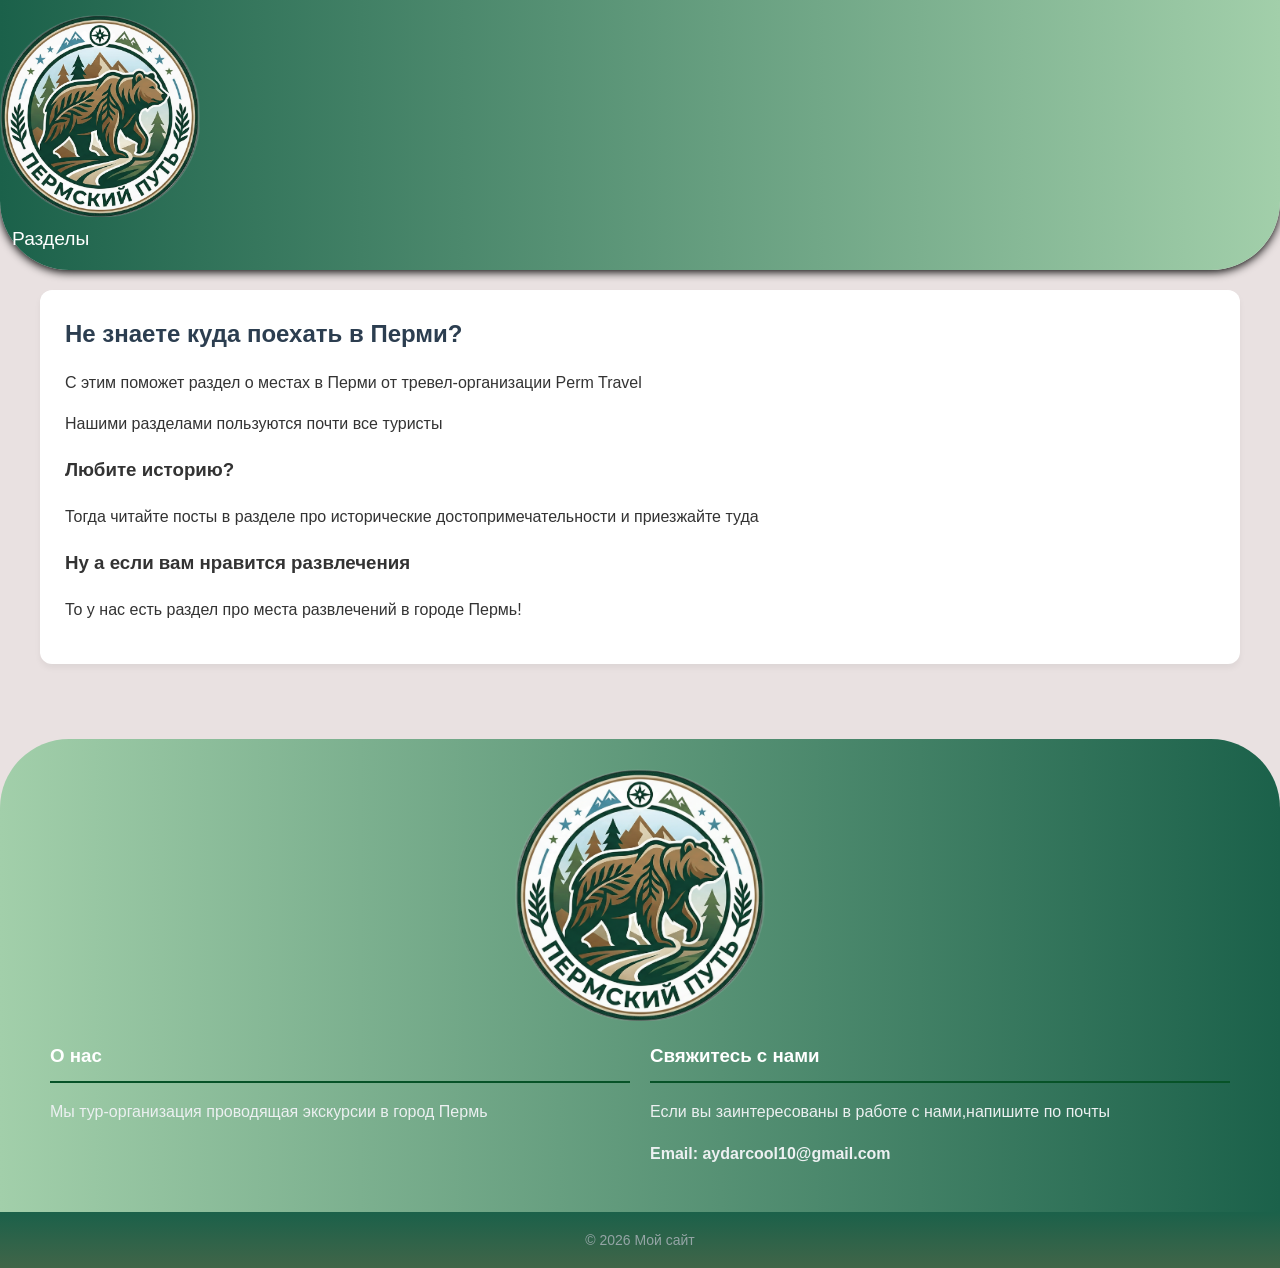
<file: index.html>
<!DOCTYPE html>
<html lang="en">
<head>
    <meta charset="UTF-8">
    <meta name="viewport" content="width=device-width, initial-scale=1.0">
    <title>Document</title>
    <link rel="stylesheet" href="Styles/style.css">
</head>
<body>
    <header>
        <div class="header_container">
            <a href="#" class = "logo-link"><img src="Images/Logo.png" alt="Logo" width="200" draggable="false" class = "logo"></a>

            <nav class = "main-nav">
                <ul class = "nav-list">
                    <li class="dropdown">
                        <a href="#" class="nav-link">Разделы </a>
                        <ul class="dropdown-menu">
                            <li><a href="MENU_HIST.html">Достопримечательности</a></li>
                            <li><a href="MENU_FUN.html">Развлечения</a></li>
                        </ul>
                    </li>


                </ul>
            </nav>
        </div>
    </header>

        





    <main>
        <div class="pos">                                                                                 
            <div class = "post">
                <div>
                    <h2>Не знаете куда поехать в Перми?</h2>
                    <p>С этим поможет раздел о местах в Перми от тревел-организации Perm Travel</p>
                    <p>Нашими разделами пользуются почти все туристы</p>
                    
                    <h3>Любите историю?</h3>
                    <p>Тогда читайте посты в разделе про исторические достопримечательности и приезжайте туда</p>

                    <h3>Ну а если вам нравится развлечения</h3>
                    <p>То у нас есть раздел про места развлечений в городе Пермь!</p>
                </div>
            </div>

    </main>










    <footer>
        <div class = "footer-content">

            <img src="Images/Logo.png" alt="Logo" width="200" draggable="false" class ="footer-logo">

            <div class = "footer-columns">

                <div class = "footer-column">
                    <h3>О нас</h3>
                    <p>Мы тур-организация проводящая экскурсии в город Пермь</p>
                </div>

                <div class="footer-column">
                    <h3>Свяжитесь с нами</h3>
                    <p>Если вы заинтересованы в работе с нами,напишите по почты</p>
                    <p><strong>Email: <a href="mailto:aydarcool10@gmail.com">aydarcool10@gmail.com</a></strong></p>
                
                </div>

            </div>
        </div>
        
        <div class="footer-bottom">
            <small>&copy; 2026 Мой сайт</small>
        </div>
    </footer>
    <script src="Script/Script.js"></script>
</body>
</html>
</file>
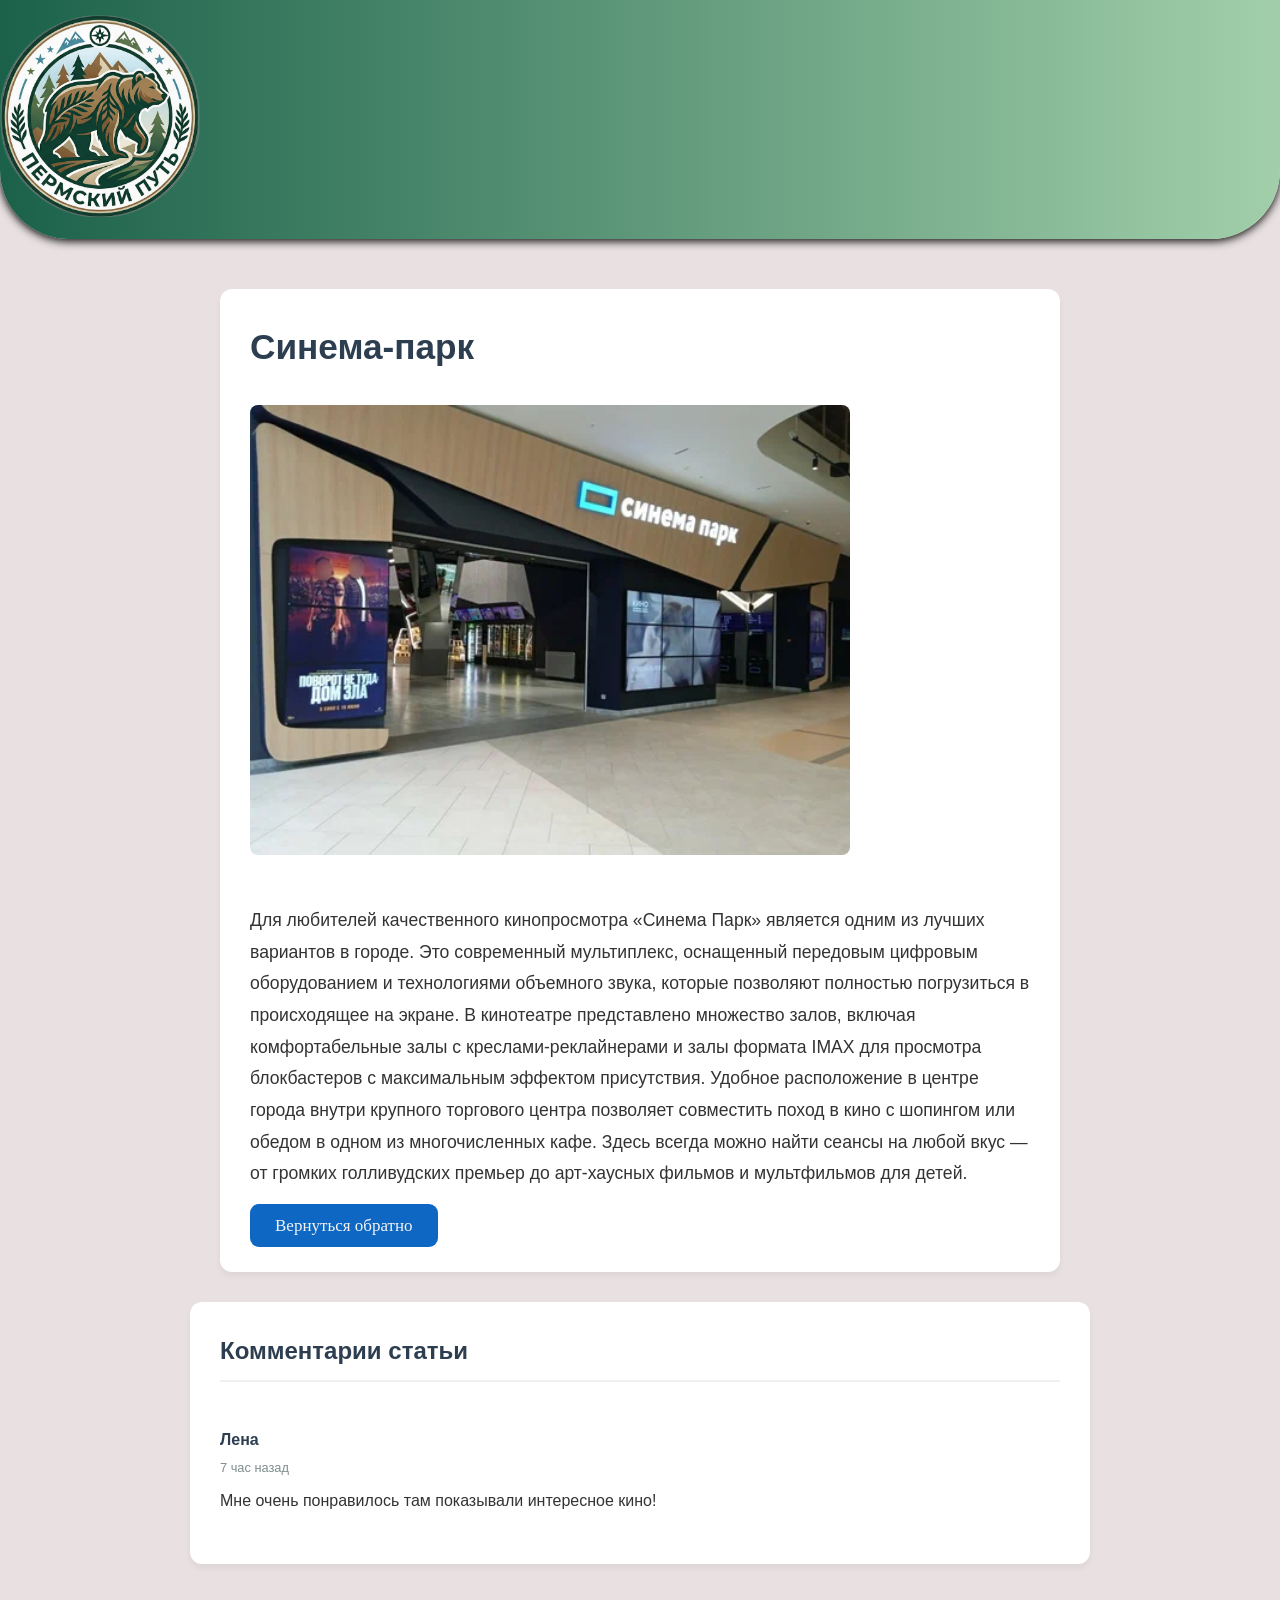
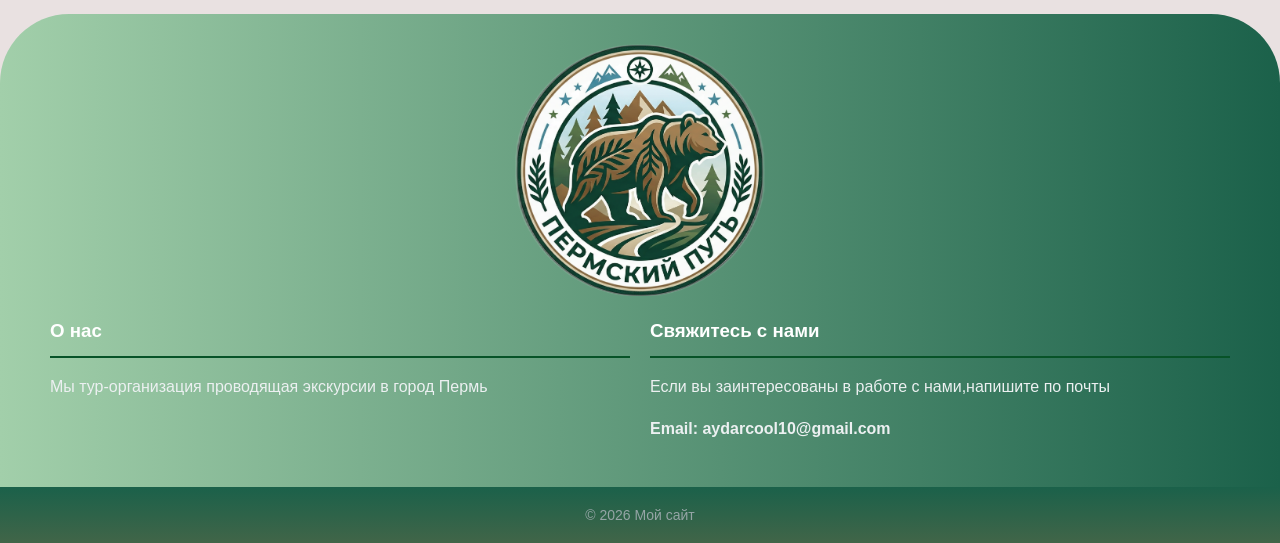
<file: Cinema.html>
<!DOCTYPE html>
<html lang="en">
<head>
    <meta charset="UTF-8">
    <meta name="viewport" content="width=device-width, initial-scale=1.0">
    <title>Document</title>
    <link rel="stylesheet" href="Styles/style.css">
</head>
<body>
    <header>
        <img src="Images/Logo.png" alt="Logo" width="200" draggable="false">
    </header>
    <main class="post-detail">
        <article class = "detailed-post">
            <h1>Синема-парк</h1>
            <img src="Images/Cinema.jpg" alt="TeTe image" class ="post-image">
            <div class="post-content">
                <p>Для любителей качественного кинопросмотра «Синема Парк» является одним из лучших вариантов в городе. Это современный мультиплекс, оснащенный передовым цифровым оборудованием и технологиями объемного звука, которые позволяют полностью погрузиться в происходящее на экране. В кинотеатре представлено множество залов, включая комфортабельные залы с креслами-реклайнерами и залы формата IMAX для просмотра блокбастеров с максимальным эффектом присутствия. Удобное расположение в центре города внутри крупного торгового центра позволяет совместить поход в кино с шопингом или обедом в одном из многочисленных кафе. Здесь всегда можно найти сеансы на любой вкус — от громких голливудских премьер до арт-хаусных фильмов и мультфильмов для детей.</p>
                <a href="MENU_FUN.html"class="button-back" >Вернуться обратно</a>
            </div>
        </article>
        
        <section class = "comments">
            <h2>Комментарии статьи</h2>


            <div class = "comment">
                <div class="comment-author">
                   Лена 
                </div>
                <div class = "comment-date">
                    7 час назад
                </div>
                <div class="comment-text">
                    Мне очень понравилось там показывали интересное кино!
                </div>
            </div>


        </section>
    </main>
    <footer>
        <div class = "footer-content">

            <img src="Images/Logo.png" alt="Logo" width="200" draggable="false" class ="footer-logo">

            <div class = "footer-columns">

                <div class = "footer-column">
                    <h3>О нас</h3>
                    <p>Мы тур-организация проводящая экскурсии в город Пермь</p>
                </div>

                <div class="footer-column">
                    <h3>Свяжитесь с нами</h3>
                    <p>Если вы заинтересованы в работе с нами,напишите по почты</p>
                    <p><strong>Email: <a href="mailto:aydarcool10@gmail.com">aydarcool10@gmail.com</a></strong></p>
                
                </div>

            </div>
        </div>
        
        <div class="footer-bottom">
            <small>&copy; 2026 Мой сайт</small>
        </div>
    </footer>
</body>
</html>
</file>
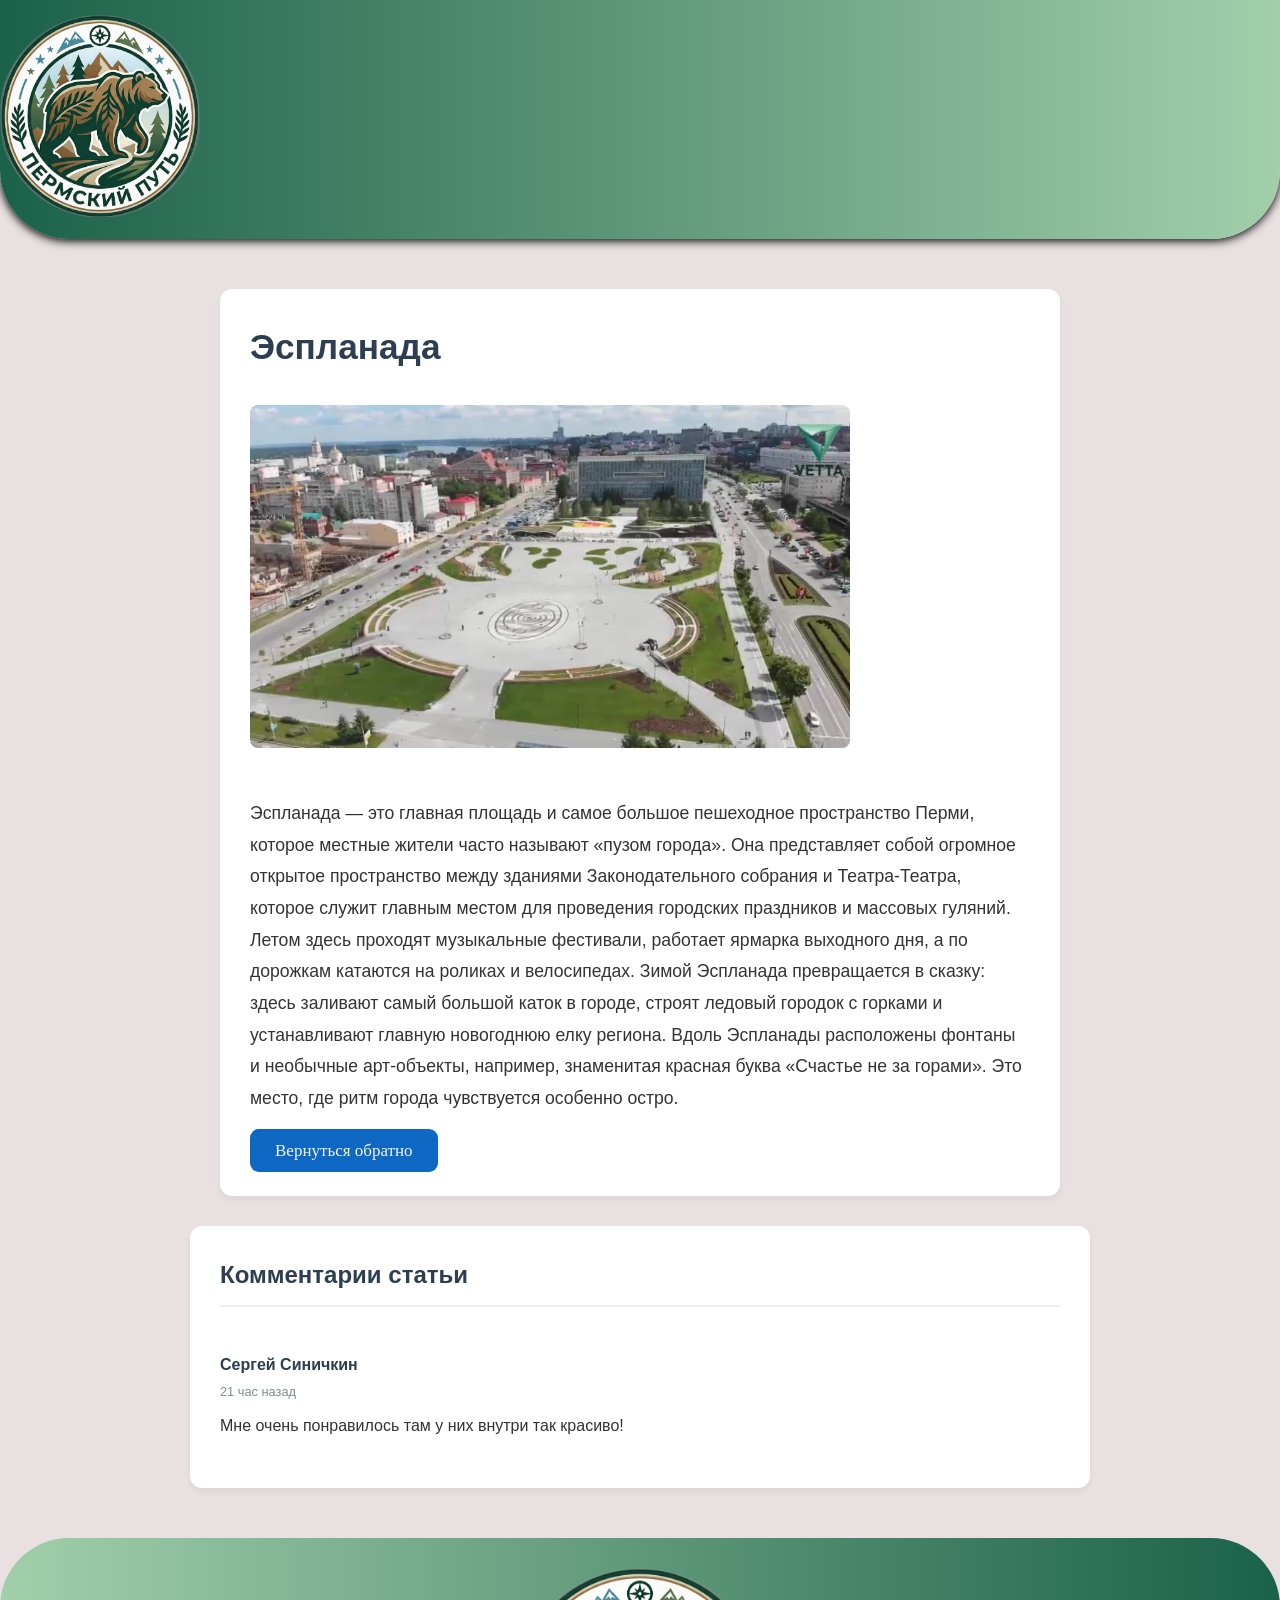
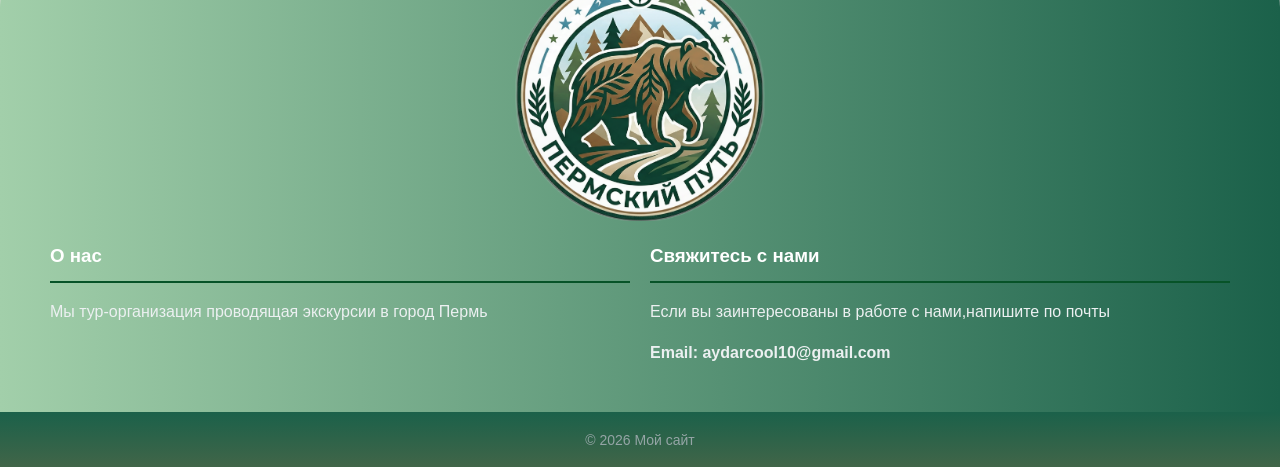
<file: ESPLO.html>
<!DOCTYPE html>
<html lang="en">
<head>
    <meta charset="UTF-8">
    <meta name="viewport" content="width=device-width, initial-scale=1.0">
    <title>Document</title>
    <link rel="stylesheet" href="Styles/style.css">
</head>
<body>
    <header>
        <img src="Images/Logo.png" alt="Logo" width="200" draggable="false">
    </header>
    <main class="post-detail">
        <article class = "detailed-post">
            <h1>Эспланада</h1>
            <img src="Images/ESPLO.jpg" alt="Esplo image" class ="post-image">
            <div class="post-content">
                <p>Эспланада — это главная площадь и самое большое пешеходное пространство Перми, которое местные жители часто называют «пузом города». Она представляет собой огромное открытое пространство между зданиями Законодательного собрания и Театра-Театра, которое служит главным местом для проведения городских праздников и массовых гуляний. Летом здесь проходят музыкальные фестивали, работает ярмарка выходного дня, а по дорожкам катаются на роликах и велосипедах. Зимой Эспланада превращается в сказку: здесь заливают самый большой каток в городе, строят ледовый городок с горками и устанавливают главную новогоднюю елку региона. Вдоль Эспланады расположены фонтаны и необычные арт-объекты, например, знаменитая красная буква «Счастье не за горами». Это место, где ритм города чувствуется особенно остро.</p>
                <a href="MENU_FUN.html"class="button-back" >Вернуться обратно</a>
            </div>
        </article>
        
        <section class = "comments">
            <h2>Комментарии статьи</h2>


            <div class = "comment">
                <div class="comment-author">
                   Сергей Синичкин
                </div>
                <div class = "comment-date">
                    21 час назад
                </div>
                <div class="comment-text">
                    Мне очень понравилось там у них внутри так красиво!
                </div>
            </div>


        </section>
    </main>
    <footer>
        <div class = "footer-content">

            <img src="Images/Logo.png" alt="Logo" width="200" draggable="false" class ="footer-logo">

            <div class = "footer-columns">

                <div class = "footer-column">
                    <h3>О нас</h3>
                    <p>Мы тур-организация проводящая экскурсии в город Пермь</p>
                </div>

                <div class="footer-column">
                    <h3>Свяжитесь с нами</h3>
                    <p>Если вы заинтересованы в работе с нами,напишите по почты</p>
                    <p><strong>Email: <a href="mailto:aydarcool10@gmail.com">aydarcool10@gmail.com</a></strong></p>
                
                </div>

            </div>
        </div>
        
        <div class="footer-bottom">
            <small>&copy; 2026 Мой сайт</small>
        </div>
    </footer>
</body>
</html>
</file>
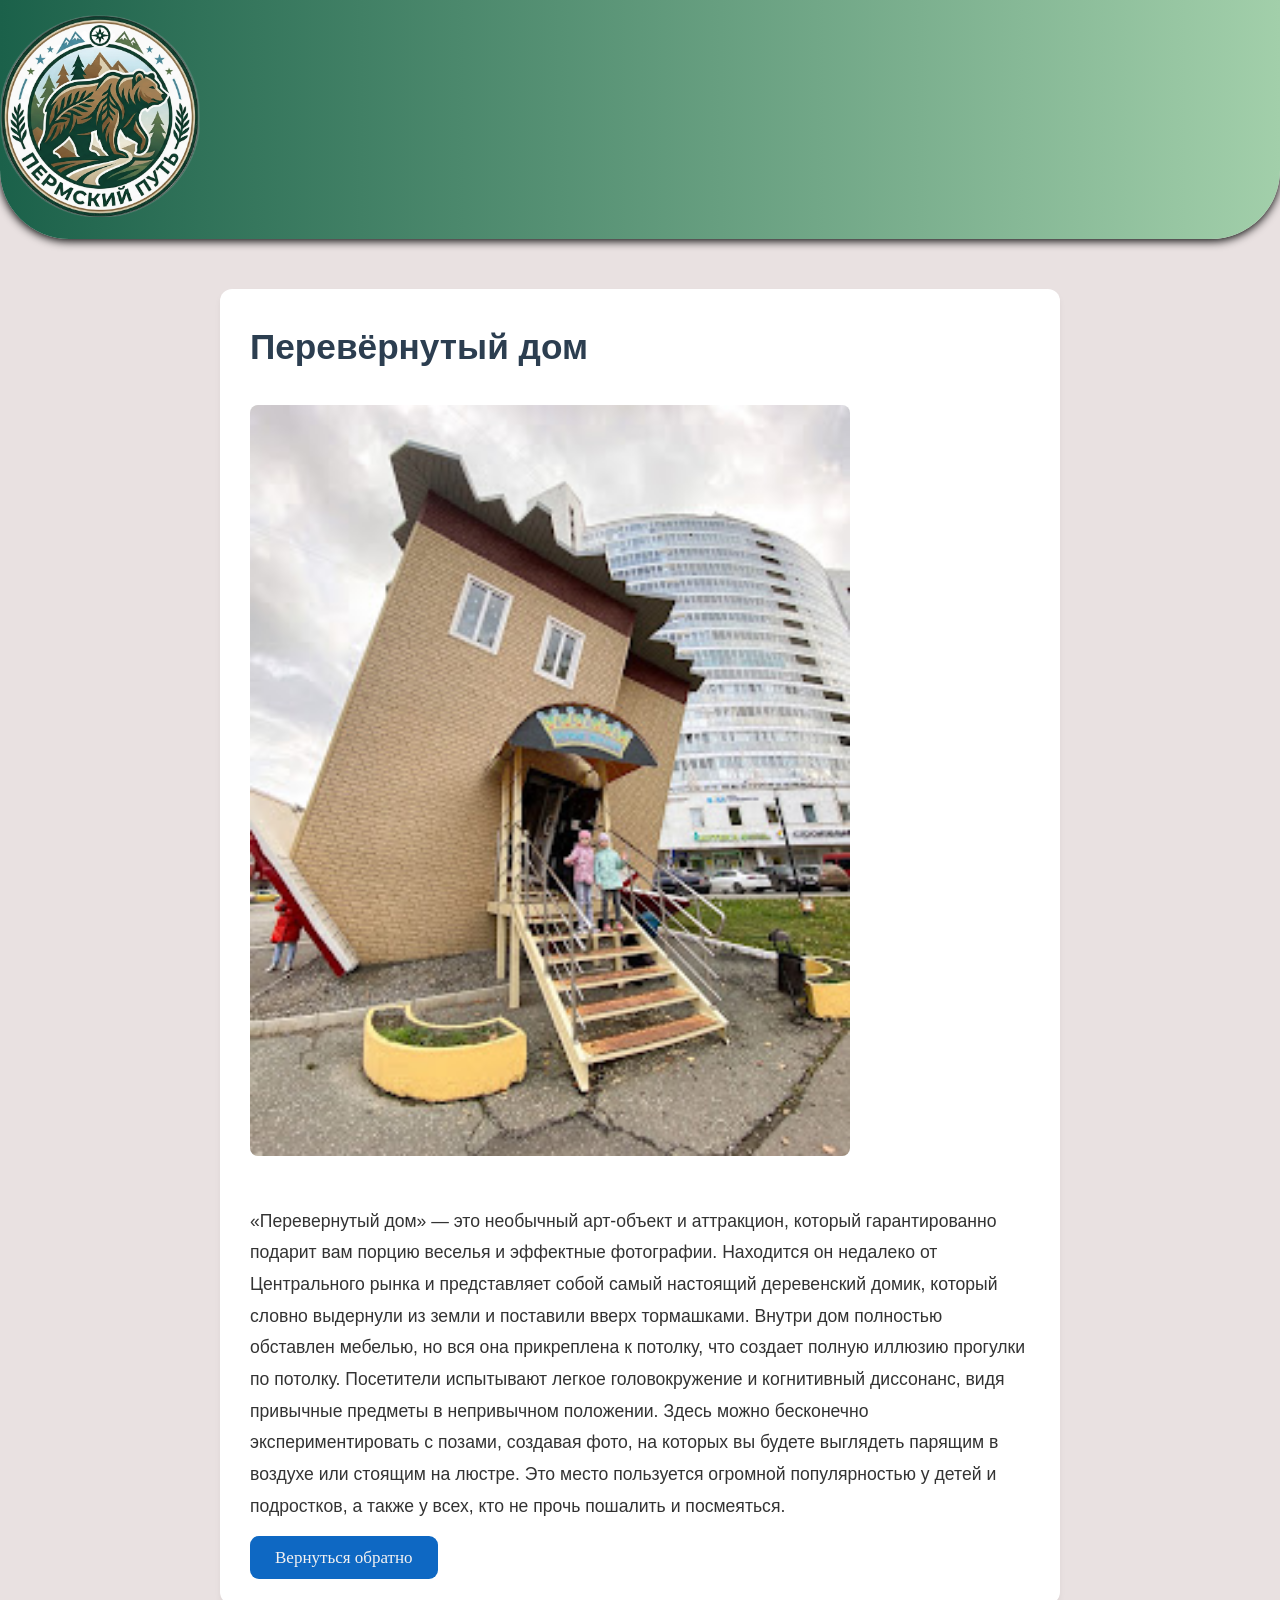
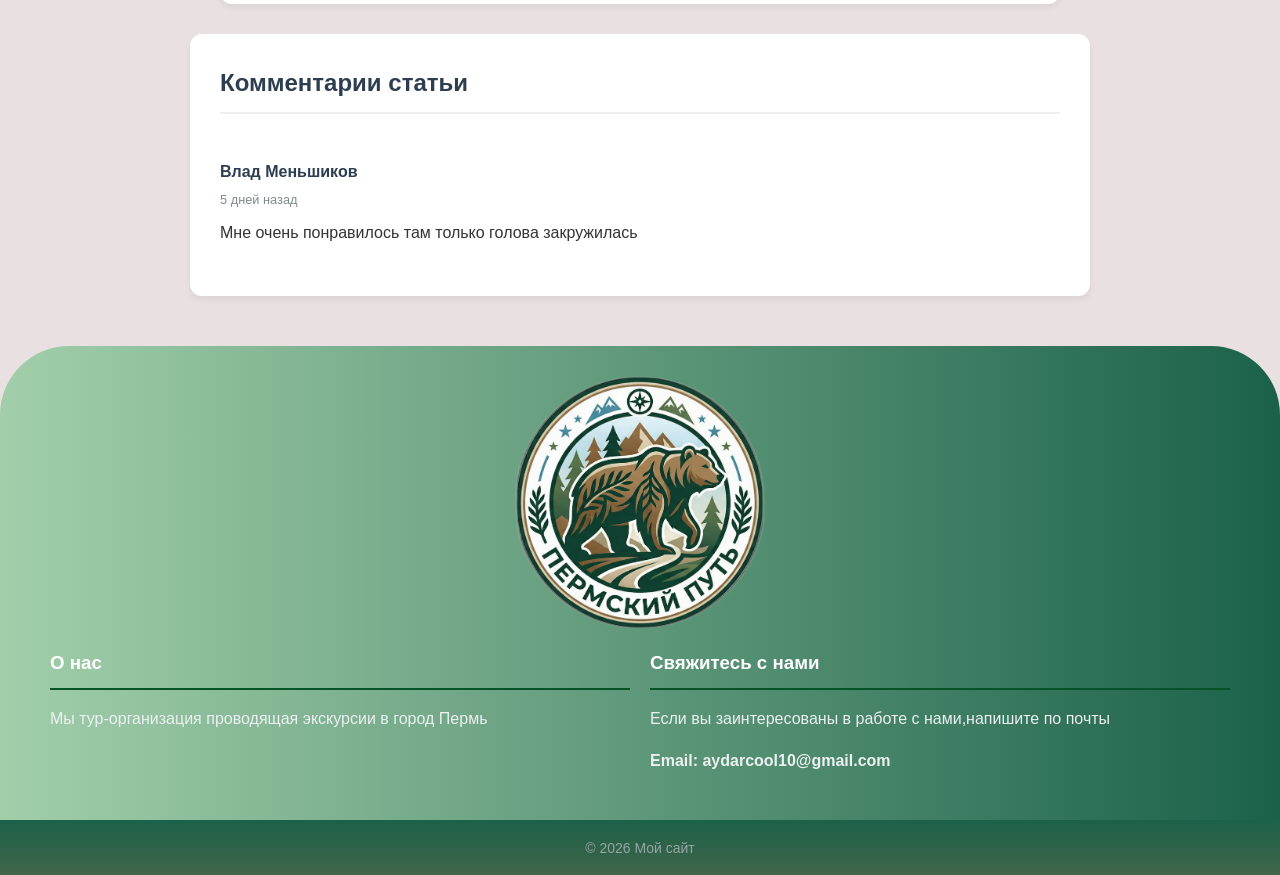
<file: HOUSE.html>
<!DOCTYPE html>
<html lang="en">
<head>
    <meta charset="UTF-8">
    <meta name="viewport" content="width=device-width, initial-scale=1.0">
    <title>Document</title>
    <link rel="stylesheet" href="Styles/style.css">
</head>
<body>
    <header>
        <img src="Images/Logo.png" alt="Logo" width="200" draggable="false">
    </header>
    <main class="post-detail">
        <article class = "detailed-post">
            <h1>Перевёрнутый дом</h1>
            <img src="Images/HOUSE.jpg" alt="TeTe image" class ="post-image">
            <div class="post-content">
                <p>«Перевернутый дом» — это необычный арт-объект и аттракцион, который гарантированно подарит вам порцию веселья и эффектные фотографии. Находится он недалеко от Центрального рынка и представляет собой самый настоящий деревенский домик, который словно выдернули из земли и поставили вверх тормашками. Внутри дом полностью обставлен мебелью, но вся она прикреплена к потолку, что создает полную иллюзию прогулки по потолку. Посетители испытывают легкое головокружение и когнитивный диссонанс, видя привычные предметы в непривычном положении. Здесь можно бесконечно экспериментировать с позами, создавая фото, на которых вы будете выглядеть парящим в воздухе или стоящим на люстре. Это место пользуется огромной популярностью у детей и подростков, а также у всех, кто не прочь пошалить и посмеяться.</p>
                <a href="MENU_FUN.html"class="button-back" >Вернуться обратно</a>
            </div>
        </article>
        
        <section class = "comments">
            <h2>Комментарии статьи</h2>


            <div class = "comment">
                <div class="comment-author">
                   Влад Меньшиков
                </div>
                <div class = "comment-date">
                   5 дней назад
                </div>
                <div class="comment-text">
                    Мне очень понравилось там только голова закружилась
                </div>
            </div>


        </section>
    </main>
    <footer>
        <div class = "footer-content">

            <img src="Images/Logo.png" alt="Logo" width="200" draggable="false" class ="footer-logo">

            <div class = "footer-columns">

                <div class = "footer-column">
                    <h3>О нас</h3>
                    <p>Мы тур-организация проводящая экскурсии в город Пермь</p>
                </div>

                <div class="footer-column">
                    <h3>Свяжитесь с нами</h3>
                    <p>Если вы заинтересованы в работе с нами,напишите по почты</p>
                    <p><strong>Email: <a href="mailto:aydarcool10@gmail.com">aydarcool10@gmail.com</a></strong></p>
                
                </div>

            </div>
        </div>
        
        <div class="footer-bottom">
            <small>&copy; 2026 Мой сайт</small>
        </div>
    </footer>
</body>
</html>
</file>
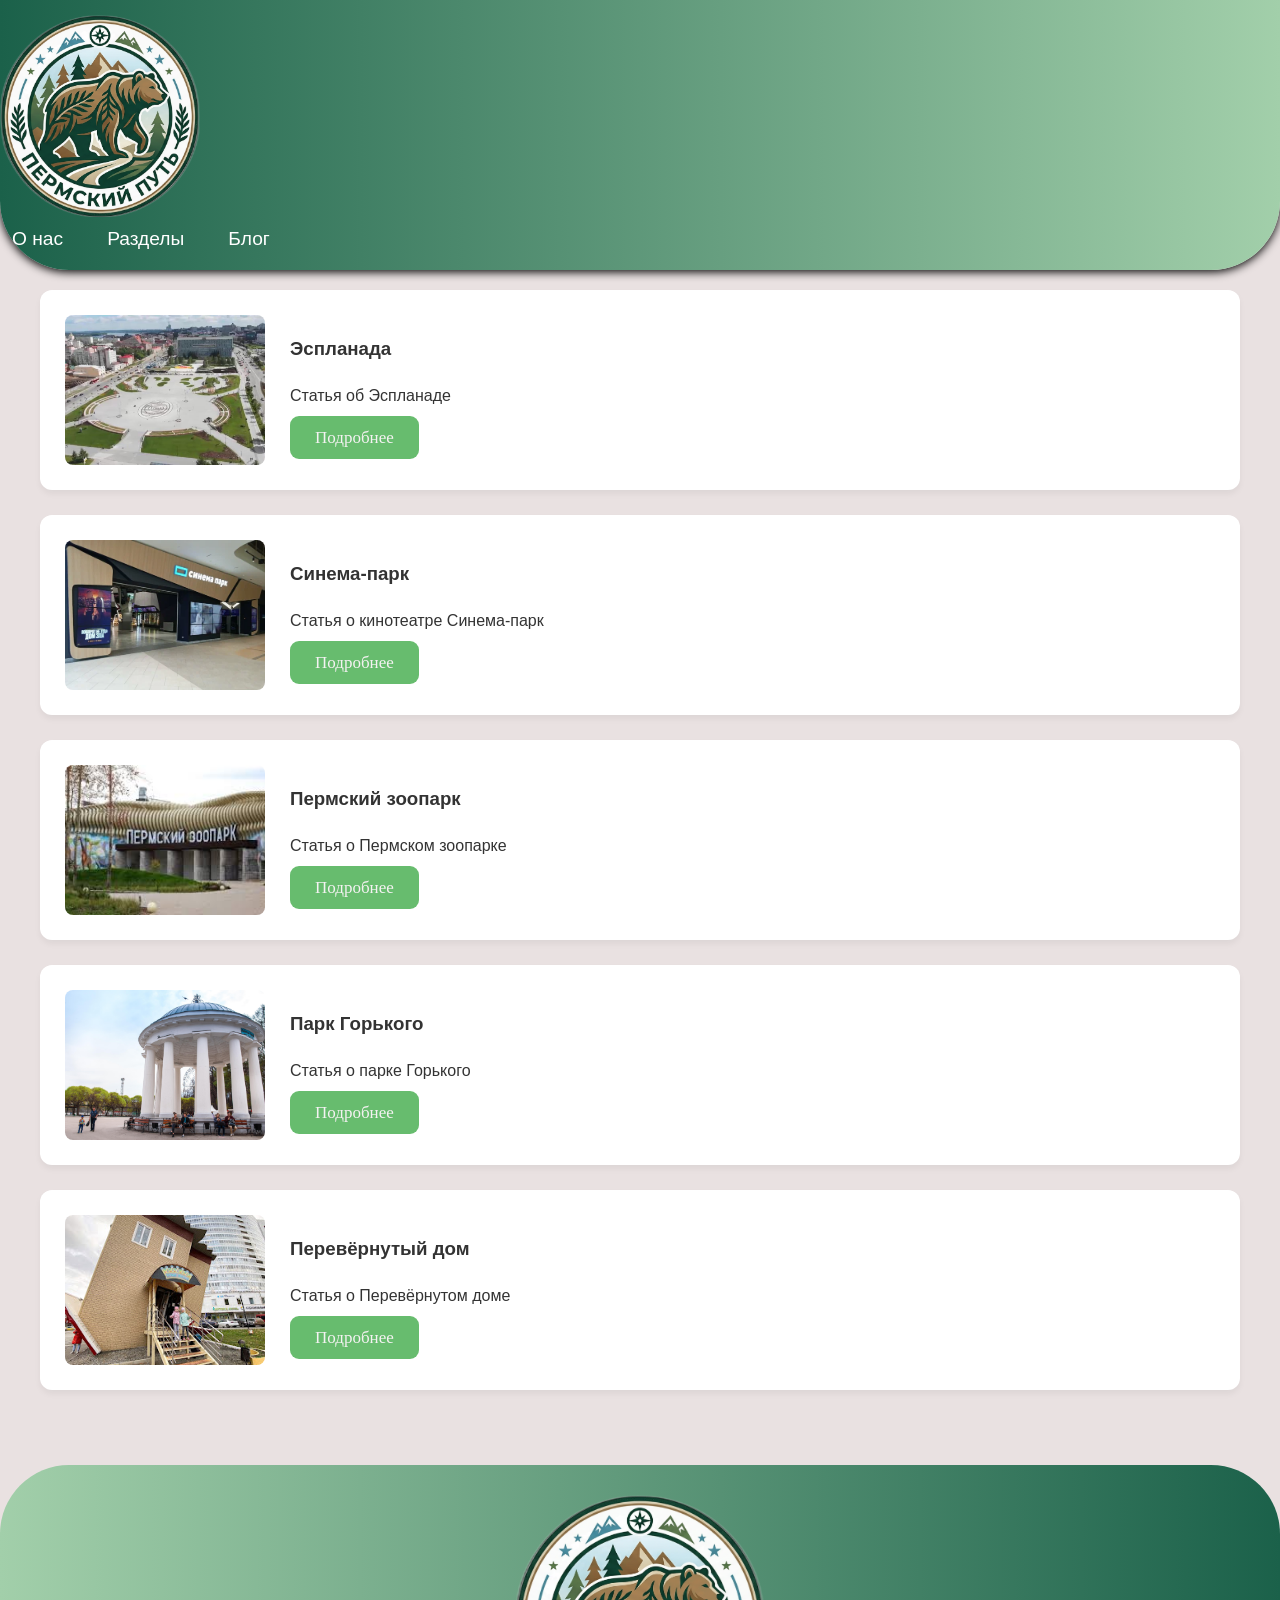
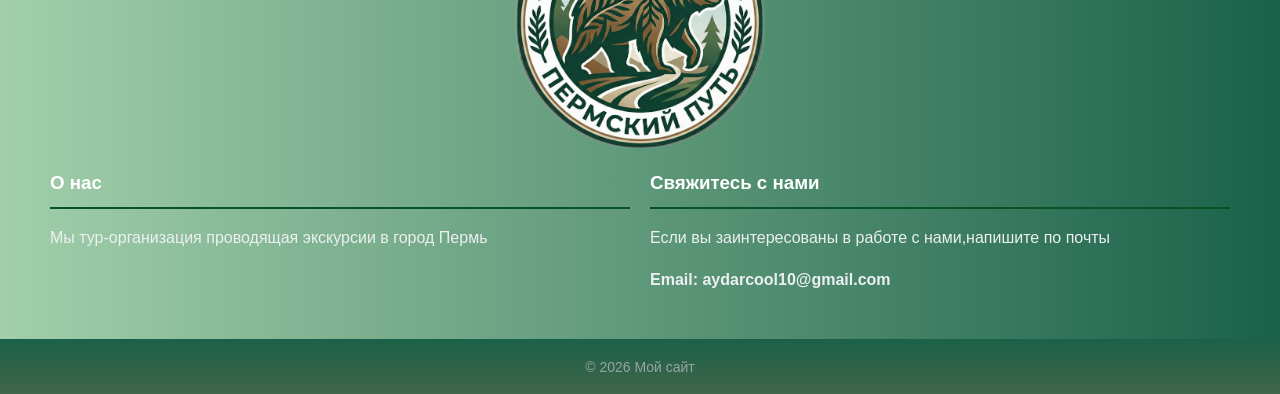
<file: MENU_FUN.html>
<!DOCTYPE html>
<html lang="en">
<head>
    <meta charset="UTF-8">
    <meta name="viewport" content="width=device-width, initial-scale=1.0">
    <title>Document</title>
    <link rel="stylesheet" href="Styles/style.css">
</head>
<body>
    <header>
        <div class="header_container">
            <a href="index.html" class = "logo-link"><img src="Images/Logo.png" alt="Logo" width="200" draggable="false" class = "logo"></a>

            <nav class = "main-nav">
                <ul class = "nav-list">
                    <li><a href="About_Us.html" class="nav-link">О нас</a></li>
                    <li class="dropdown">
                        <a href="#" class="nav-link">Разделы</a>
                        <ul class="dropdown-menu">
                            <li><a href="MENU_FUN.html">Раздел мест для развлечения</a></li>
                            <li><a href="MENU_HIST.html">Раздел про исторические места</a></li>
                        </ul>
                    </li>
                    <li class="dropdown">
                        <a href="#" class="nav-link">Блог </a>
                        <ul class="dropdown-menu">
                            <li><a href="ESPLO.html">Эспланада</a></li>
                            <li><a href="Cinema.html">Синема-парк</a></li>
                            <li><a href="Zoo.html">Пермский зоопарк</a></li>
                            <li><a href="ParkG.html">Парк Горького</a></li>
                            <li><a href="HOUSE.html">Перевёрнутый дом</a></li>
                        </ul>
                    </li>
                    

                </ul>
            </nav>
    </header>

        </div>
        
    <main>
        <div class="pos">
            <div class = "post">
                <img src="Images/ESPLO.jpg" alt="Post1" height="230">
                <div>
                    <h3>Эспланада</h3>
                    <p>Статья об Эспланаде</p>
                    <a href="ESPLO.html">Подробнее</a>
                </div>
            </div>
            <div class = "post">
                <img src="Images/Cinema.jpg" alt="Post2" height="230">
                    <div>
                        <h3>Синема-парк</h3>
                        <p>Статья о кинотеатре Синема-парк</p>
                        <a href="Cinema.html">Подробнее</a>
                    </div>
            </div>
            <div class = "post">
                <img src="Images/Zoo.jpg" alt="Post3" height="230">
                    <div>
                        <h3>Пермский зоопарк</h3>
                        <p>Статья о Пермском зоопарке</p>
                        <a href="Zoo.html">Подробнее</a>
                    </div>
                </div>
            </div>
            <div class = "post">
                <img src="Images/ParkG.jpg" alt="Post3" height="230">
                    <div>
                        <h3>Парк Горького</h3>
                        <p>Статья о парке Горького</p>
                        <a href="ParkG.html">Подробнее</a>
                    </div>
                </div>
            </div>
            <div class = "post">
                <img src="Images/HOUSE.jpg" alt="Post3" height="230">
                    <div>
                        <h3>Перевёрнутый дом</h3>
                        <p>Статья о Перевёрнутом доме</p>
                        <a href="HOUSE.html">Подробнее</a>
                    </div>
                </div>
            </div>
    </main>

    <footer>
        <div class = "footer-content">

            <img src="Images/Logo.png" alt="Logo" width="200" draggable="false" class ="footer-logo">

            <div class = "footer-columns">

                <div class = "footer-column">
                    <h3>О нас</h3>
                    <p>Мы тур-организация проводящая экскурсии в город Пермь</p>
                </div>

                <div class="footer-column">
                    <h3>Свяжитесь с нами</h3>
                    <p>Если вы заинтересованы в работе с нами,напишите по почты</p>
                    <p><strong>Email: <a href="mailto:aydarcool10@gmail.com">aydarcool10@gmail.com</a></strong></p>
                
                </div>

            </div>
        </div>
        
        <div class="footer-bottom">
            <small>&copy; 2026 Мой сайт</small>
        </div>
    </footer>
    <script src="Script/Script.js"></script>
</body>
</html>
</file>
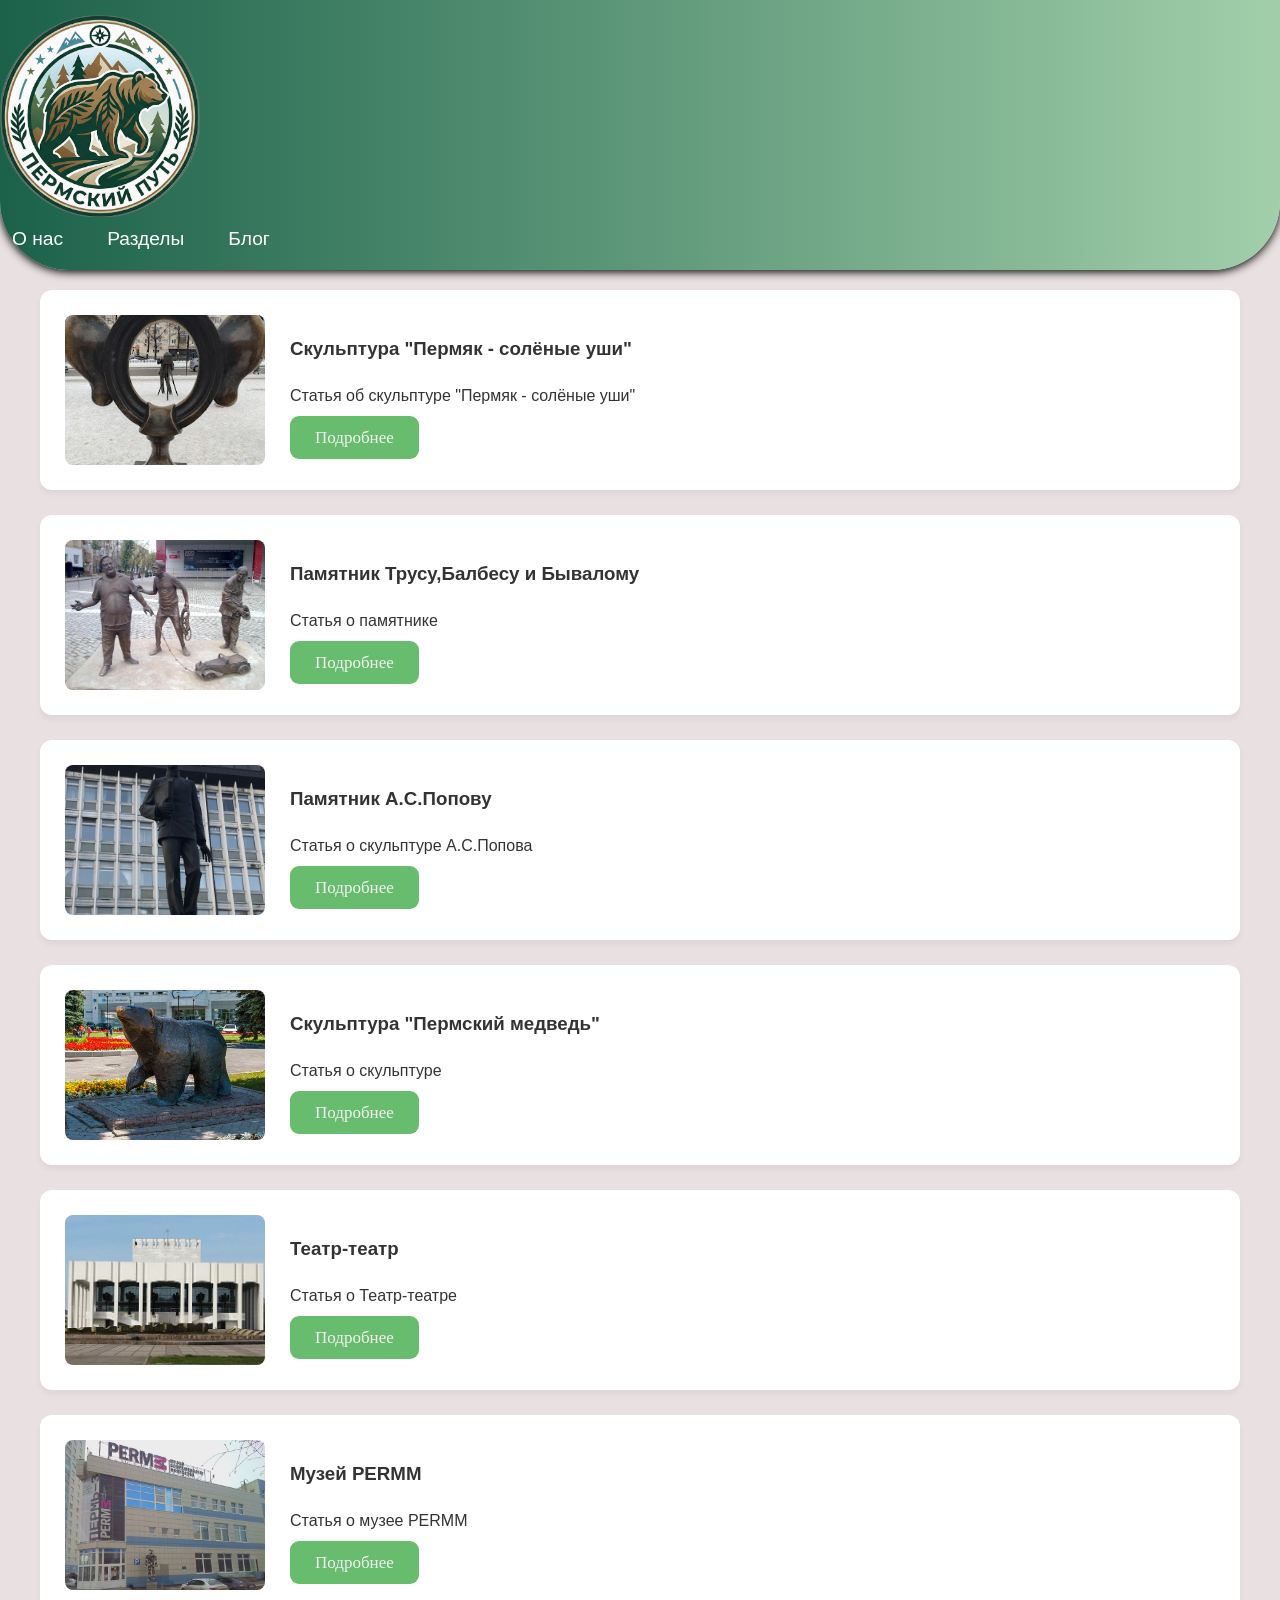
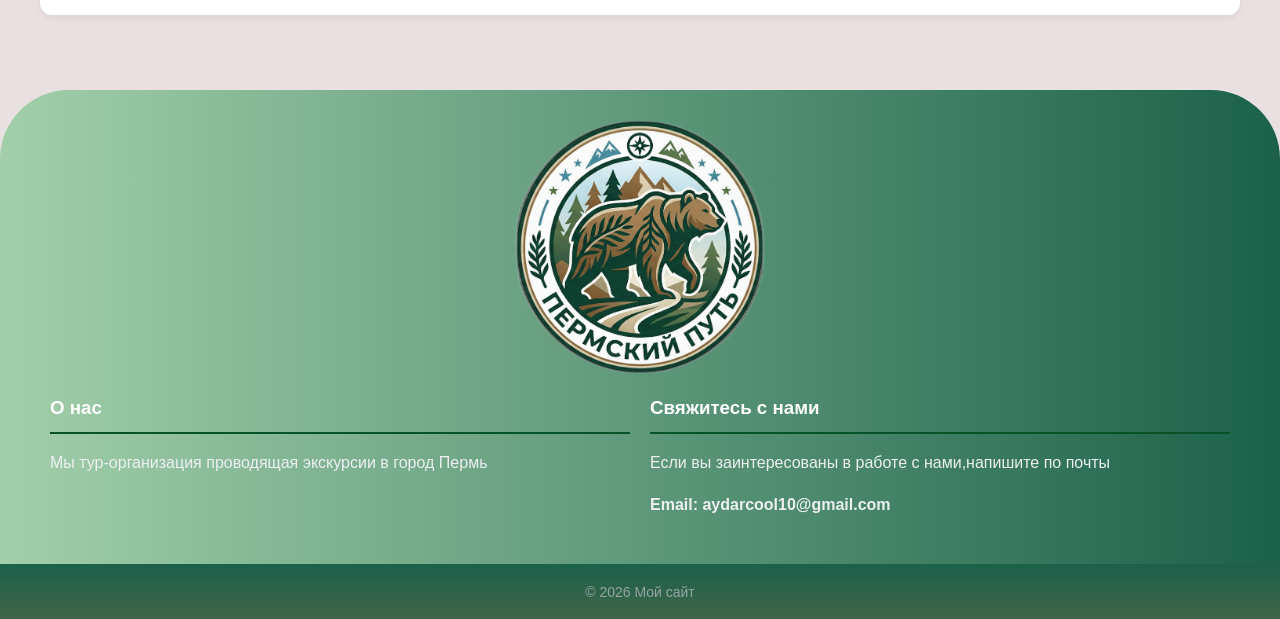
<file: MENU_HIST.html>
<!DOCTYPE html>
<html lang="en">
<head>
    <meta charset="UTF-8">
    <meta name="viewport" content="width=device-width, initial-scale=1.0">
    <title>Document</title>
    <link rel="stylesheet" href="Styles/style.css">
</head>
<body>
    <header>
        <div class="header_container">
            <a href="index.html" class = "logo-link"><img src="Images/Logo.png" alt="Logo" width="200" draggable="false" class = "logo"></a>

            <nav class = "main-nav">
                <ul class = "nav-list">
                    <li><a href="About_Us.html" class="nav-link">О нас</a></li>
                    <li class="dropdown">
                        <a href="#" class="nav-link">Разделы</a>
                        <ul class="dropdown-menu">
                            <li><a href="MENU_FUN.html">Раздел мест для развлечения</a></li>
                            <li><a href="MENU_HIST.html">Раздел про исторические места</a></li>
                        </ul>
                    </li>
                    <li class="dropdown">
                        <a href="#" class="nav-link">Блог </a>
                        <ul class="dropdown-menu">
                            <li><a href="PERM_USHI.html">Скульптура "Пермяк - солёные уши"</a></li>
                            <li><a href="PostTBB.html">Памятник Трусу,Балбесу и Бывалому</a></li>
                            <li><a href="PostPOPOV.html">Памятник А.С.Попову</a></li>
                            <li><a href="PostBEAR.html">Скульптура "Пермский медведь"</a></li>
                            <li><a href="PostTeTe.html">Театр-театр</a></li>
                            <li><a href="PostPERMM.html">Музей PERMM</a></li>
                        </ul>
                    </li>
                    

                </ul>
            </nav>
    </header>

        </div>
        
    <main>
        <div class="pos">
            <div class = "post">
                <img src="Images/USHI.jpg" alt="Post1" height="230">
                <div>
                    <h3>Скульптура "Пермяк - солёные уши"</h3>
                    <p>Статья об скульптуре "Пермяк - солёные уши"</p>
                    <a href="PERM_USHI.html">Подробнее</a>
                </div>
            </div>
            <div class = "post">
                <img src="Images/TBB.webp" alt="Post2" height="230">
                    <div>
                        <h3>Памятник Трусу,Балбесу и Бывалому</h3>
                        <p>Статья о памятнике</p>
                        <a href="PostTBB.html">Подробнее</a>
                    </div>
            </div>
            <div class = "post">
                <img src="Images/POPOV.jpg" alt="Post3" height="230">
                    <div>
                        <h3>Памятник А.С.Попову</h3>
                        <p>Статья о скульптуре А.С.Попова</p>
                        <a href="PostPOPOV.html">Подробнее</a>
                    </div>
                </div>
            </div>
            <div class = "post">
                <img src="Images/BEAR.webp" alt="Post3" height="230">
                    <div>
                        <h3>Скульптура "Пермский медведь"</h3>
                        <p>Статья о скульптуре</p>
                        <a href="PostBEAR.html">Подробнее</a>
                    </div>
                </div>
            </div>
            <div class = "post">
                <img src="Images/TeTe.jpg" alt="Post3" height="230">
                    <div>
                        <h3>Театр-театр</h3>
                        <p>Статья о Театр-театре</p>
                        <a href="PostTeTe.html">Подробнее</a>
                    </div>
                </div>
            </div>
            <div class = "post">
                <img src="Images/PERMM.jpg" alt="Post3" height="230">
                    <div>
                        <h3>Музей PERMM</h3>
                        <p>Статья о музее PERMM</p>
                        <a href="PostPERMM.html">Подробнее</a>
                    </div>
                </div>
            </div>
    </main>

    <footer>
        <div class = "footer-content">

            <img src="Images/Logo.png" alt="Logo" width="200" draggable="false" class ="footer-logo">

            <div class = "footer-columns">

                <div class = "footer-column">
                    <h3>О нас</h3>
                    <p>Мы тур-организация проводящая экскурсии в город Пермь</p>
                </div>

                <div class="footer-column">
                    <h3>Свяжитесь с нами</h3>
                    <p>Если вы заинтересованы в работе с нами,напишите по почты</p>
                    <p><strong>Email: <a href="mailto:aydarcool10@gmail.com">aydarcool10@gmail.com</a></strong></p>
                
                </div>

            </div>
        </div>
        
        <div class="footer-bottom">
            <small>&copy; 2026 Мой сайт</small>
        </div>
    </footer>
    <script src="Script/Script.js"></script>
</body>
</html>
</file>
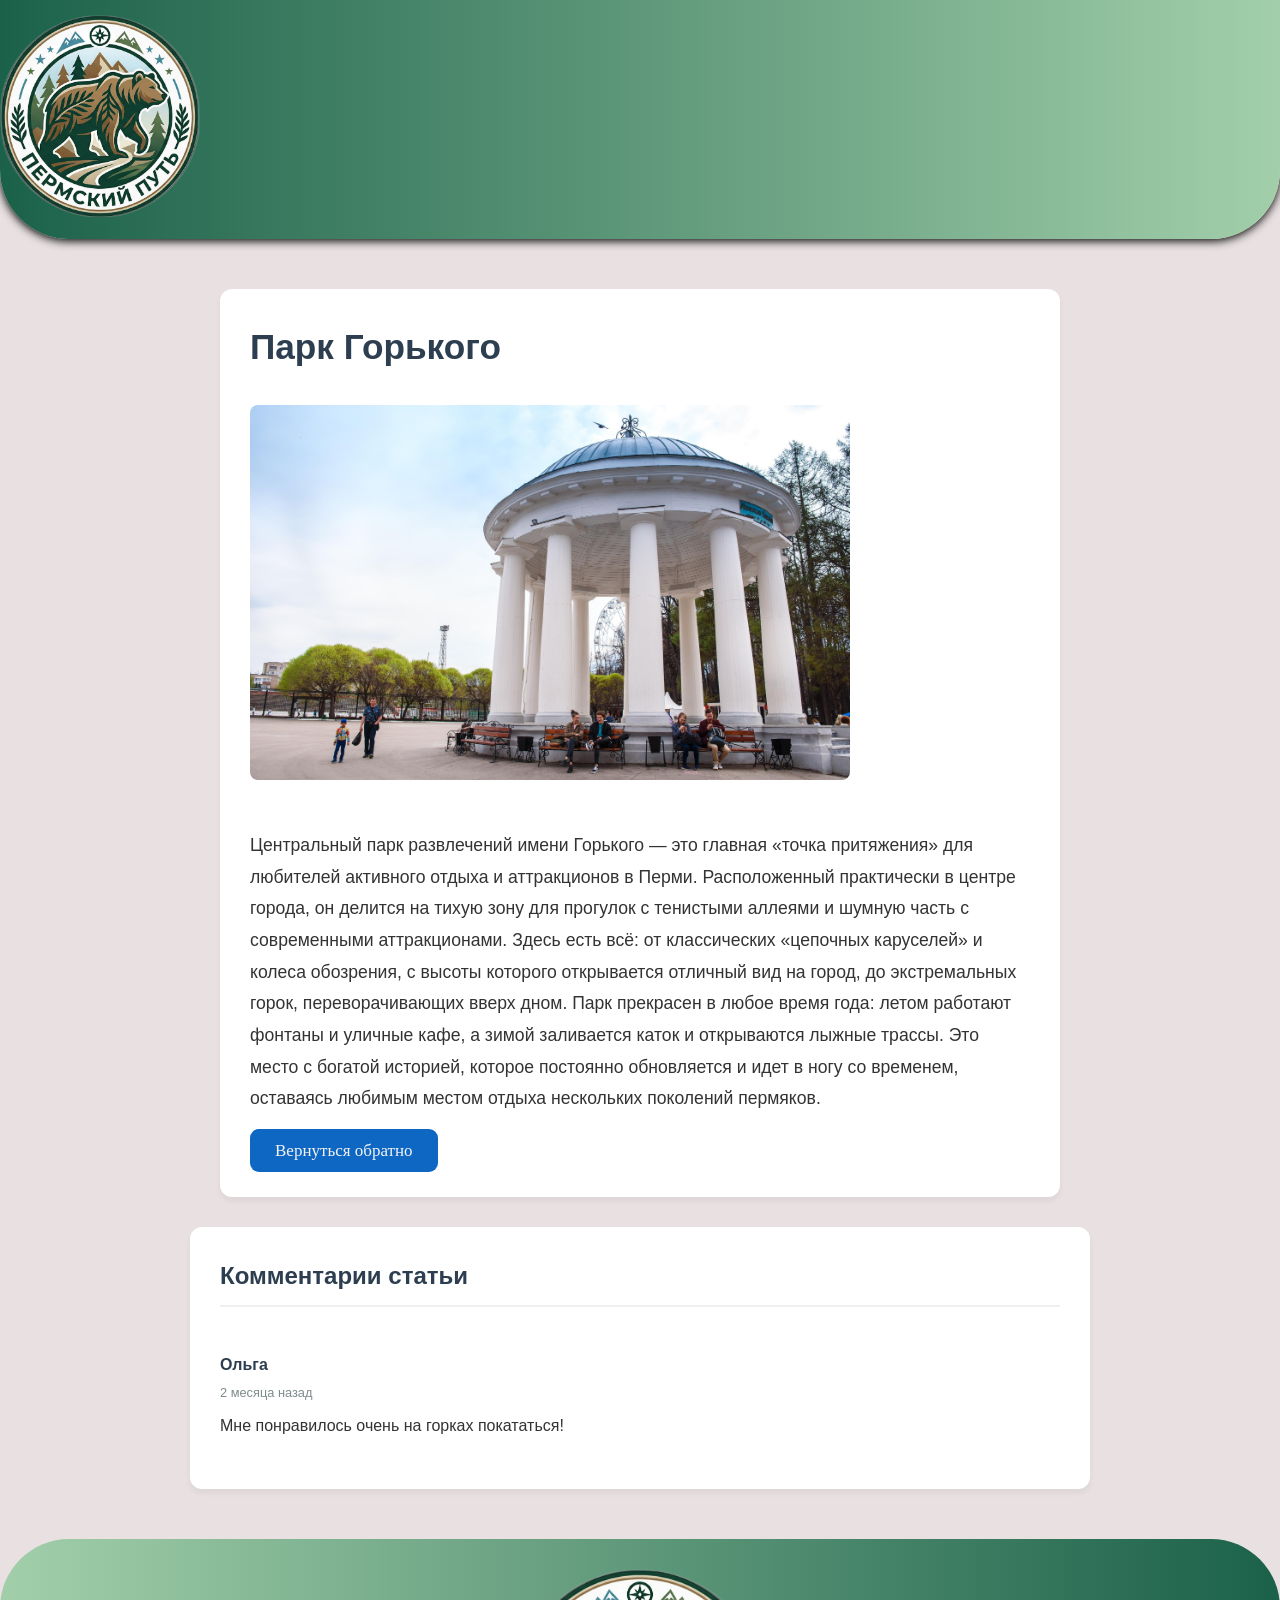
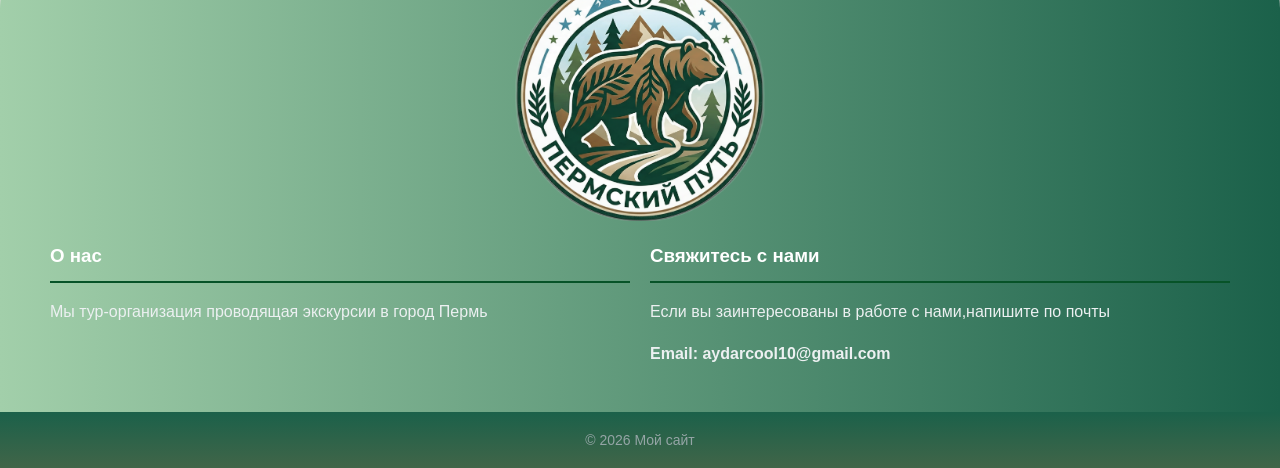
<file: ParkG.html>
<!DOCTYPE html>
<html lang="en">
<head>
    <meta charset="UTF-8">
    <meta name="viewport" content="width=device-width, initial-scale=1.0">
    <title>Document</title>
    <link rel="stylesheet" href="Styles/style.css">
</head>
<body>
    <header>
        <img src="Images/Logo.png" alt="Logo" width="200" draggable="false">
    </header>
    <main class="post-detail">
        <article class = "detailed-post">
            <h1>Парк Горького</h1>
            <img src="Images/ParkG.jpg" alt="TeTe image" class ="post-image">
            <div class="post-content">
                <p>Центральный парк развлечений имени Горького — это главная «точка притяжения» для любителей активного отдыха и аттракционов в Перми. Расположенный практически в центре города, он делится на тихую зону для прогулок с тенистыми аллеями и шумную часть с современными аттракционами. Здесь есть всё: от классических «цепочных каруселей» и колеса обозрения, с высоты которого открывается отличный вид на город, до экстремальных горок, переворачивающих вверх дном. Парк прекрасен в любое время года: летом работают фонтаны и уличные кафе, а зимой заливается каток и открываются лыжные трассы. Это место с богатой историей, которое постоянно обновляется и идет в ногу со временем, оставаясь любимым местом отдыха нескольких поколений пермяков.</p>
                <a href="MENU_FUN.html"class="button-back" >Вернуться обратно</a>
            </div>
        </article>
        
        <section class = "comments">
            <h2>Комментарии статьи</h2>


            <div class = "comment">
                <div class="comment-author">
                   Ольга
                </div>
                <div class = "comment-date">
                    2 месяца назад
                </div>
                <div class="comment-text">
                    Мне понравилось очень на горках покататься!
                </div>
            </div>


        </section>
    </main>
    <footer>
        <div class = "footer-content">

            <img src="Images/Logo.png" alt="Logo" width="200" draggable="false" class ="footer-logo">

            <div class = "footer-columns">

                <div class = "footer-column">
                    <h3>О нас</h3>
                    <p>Мы тур-организация проводящая экскурсии в город Пермь</p>
                </div>

                <div class="footer-column">
                    <h3>Свяжитесь с нами</h3>
                    <p>Если вы заинтересованы в работе с нами,напишите по почты</p>
                    <p><strong>Email: <a href="mailto:aydarcool10@gmail.com">aydarcool10@gmail.com</a></strong></p>
                
                </div>

            </div>
        </div>
        
        <div class="footer-bottom">
            <small>&copy; 2026 Мой сайт</small>
        </div>
    </footer>
</body>
</html>
</file>
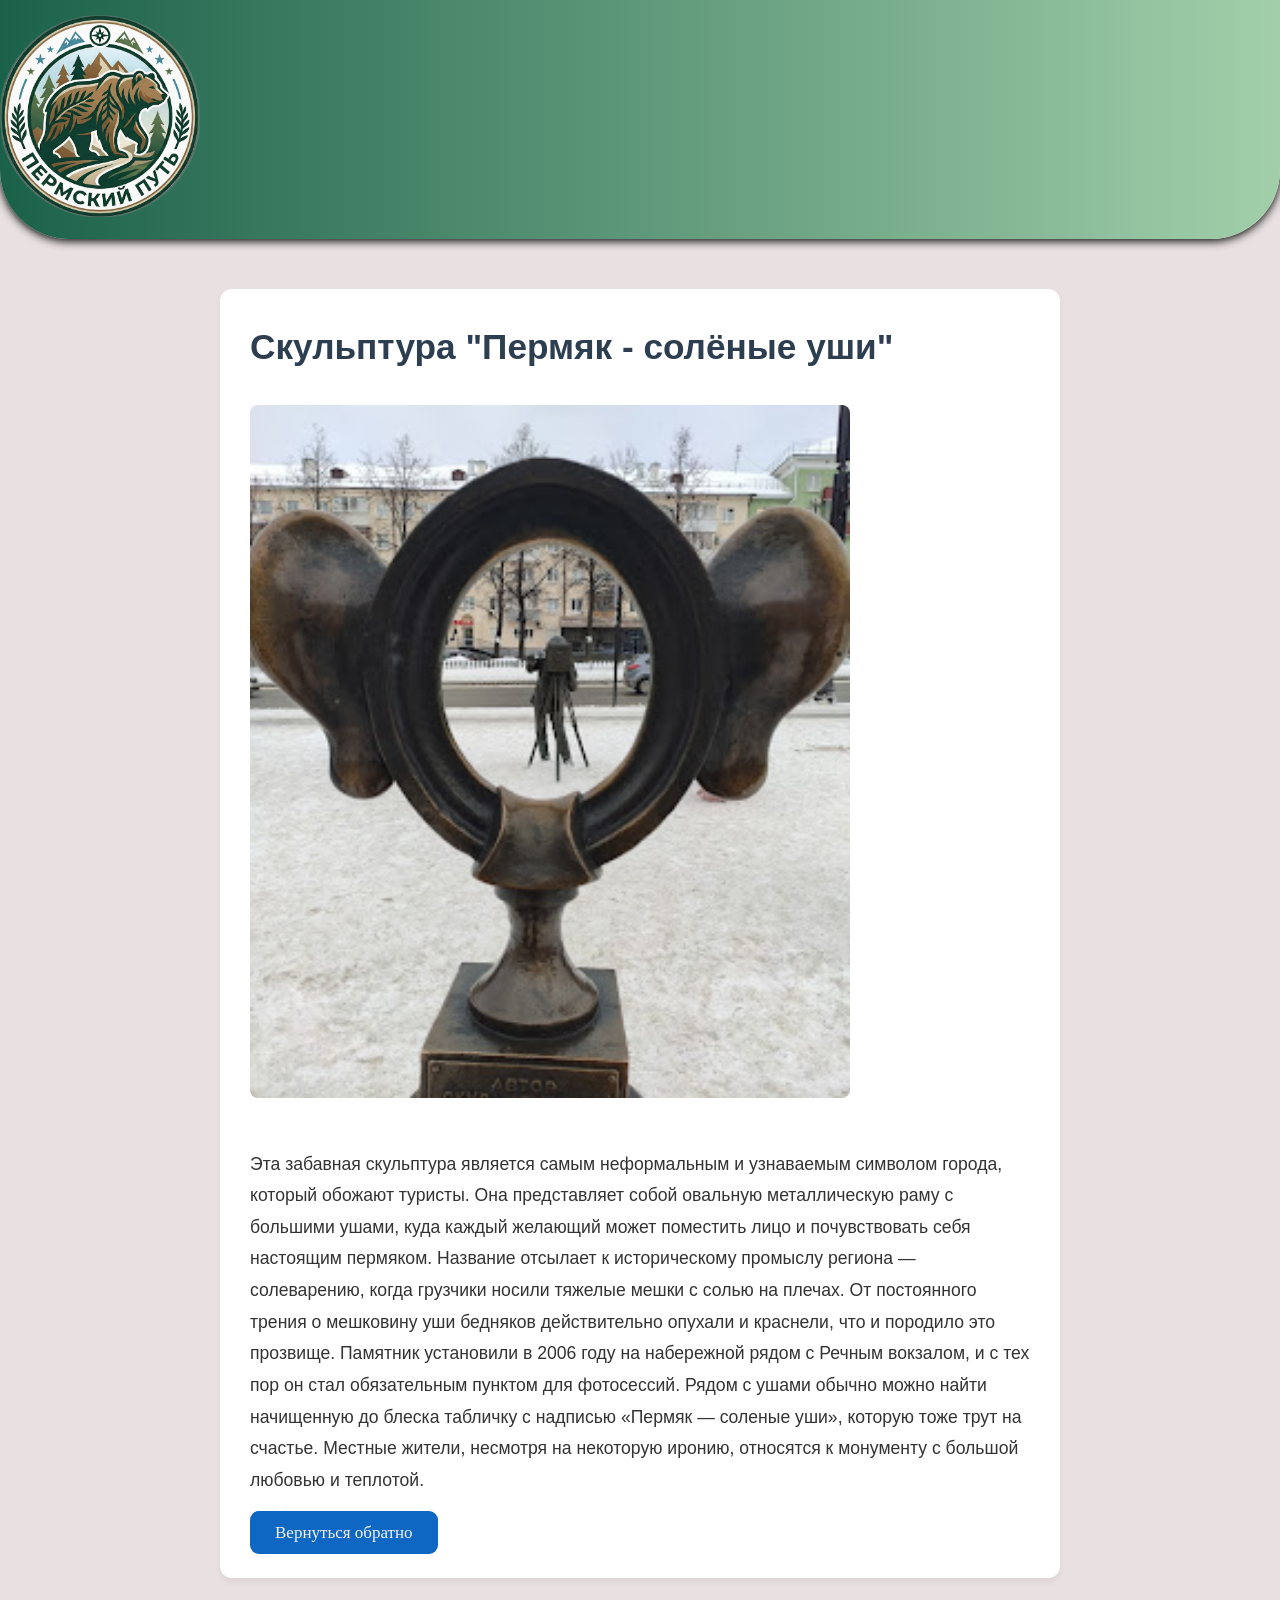
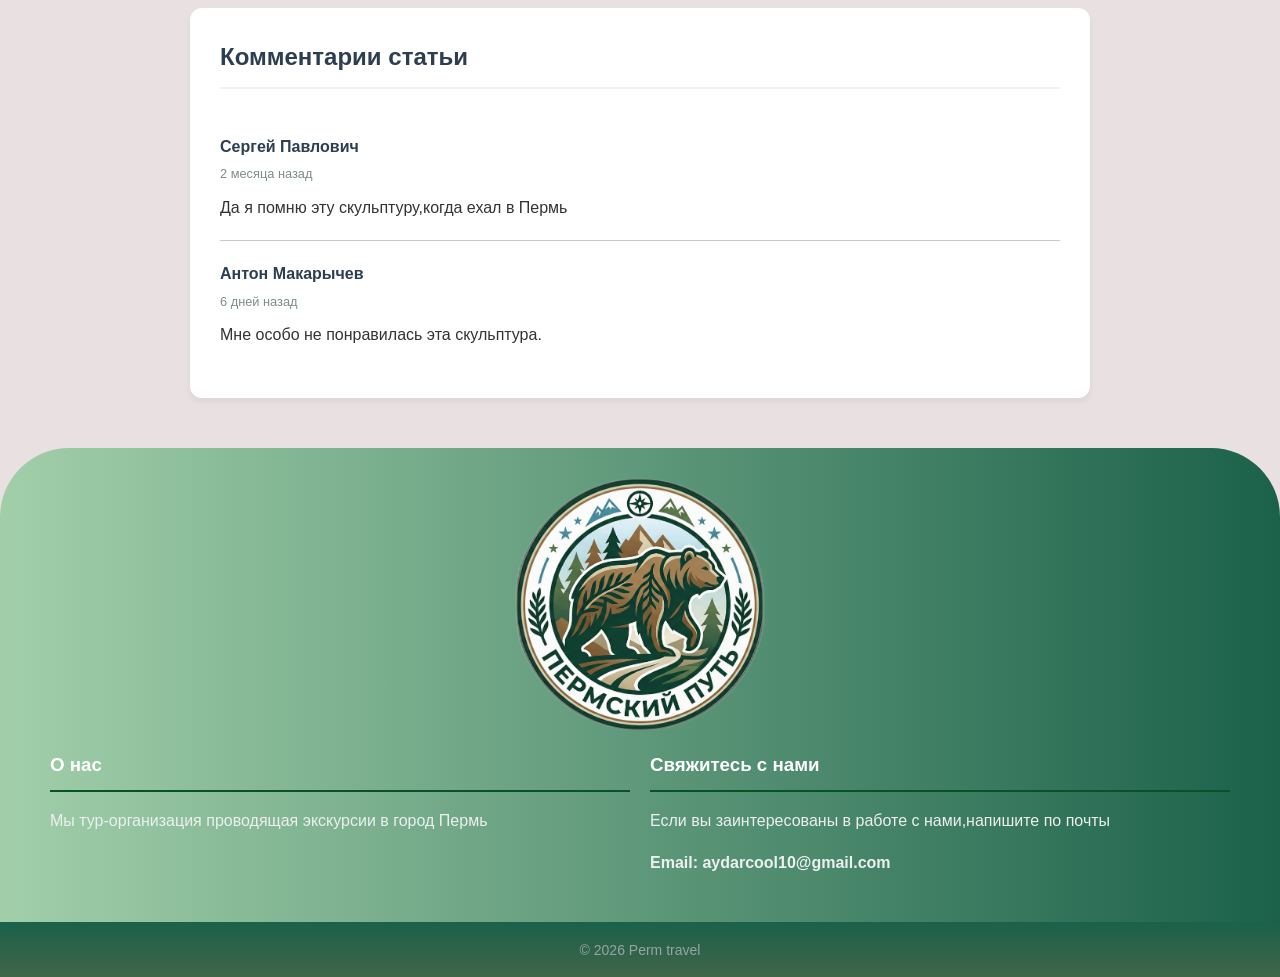
<file: PERM_USHI.html>
<!DOCTYPE html>
<html lang="en">
<head>
    <meta charset="UTF-8">
    <meta name="viewport" content="width=device-width, initial-scale=1.0">
    <title>Document</title>
    <link rel="stylesheet" href="Styles/style.css">
</head>
<body>
    <header>
        <img src="Images/Logo.png" alt="Logo" width="200" draggable="false">
    </header>
    <main class="post-detail">
        <article class = "detailed-post">
            <h1>Скульптура "Пермяк - солёные уши"</h1>
            <img src="Images/USHI.jpg" alt="Ushi image" class ="post-image">
            <div class="post-content">
                <p>Эта забавная скульптура является самым неформальным и узнаваемым символом города, который обожают туристы. Она представляет собой овальную металлическую раму с большими ушами, куда каждый желающий может поместить лицо и почувствовать себя настоящим пермяком. Название отсылает к историческому промыслу региона — солеварению, когда грузчики носили тяжелые мешки с солью на плечах. От постоянного трения о мешковину уши бедняков действительно опухали и краснели, что и породило это прозвище. Памятник установили в 2006 году на набережной рядом с Речным вокзалом, и с тех пор он стал обязательным пунктом для фотосессий. Рядом с ушами обычно можно найти начищенную до блеска табличку с надписью «Пермяк — соленые уши», которую тоже трут на счастье. Местные жители, несмотря на некоторую иронию, относятся к монументу с большой любовью и теплотой.</p>
                <a href="MENU_HIST.html"class="button-back" >Вернуться обратно</a>
            </div>
        </article>
        
        <section class = "comments">
            <h2>Комментарии статьи</h2>

            <div class = "comment">
                <div class="comment-author">
                    Сергей Павлович
                </div>
                <div class = "comment-date">
                    2 месяца назад
                </div>
                <div class="comment-text">
                    Да я помню эту скульптуру,когда ехал в Пермь
                </div>
            </div>
            
            

            <div class = "comment">
                <div class="comment-author">
                    Антон Макарычев
                </div>
                <div class = "comment-date">
                    6 дней назад
                </div>
                <div class="comment-text">
                    Мне особо не понравилась эта скульптура.
                </div>
            </div>




        </section>
    </main>

    <footer>
        <div class = "footer-content">

            <img src="Images/Logo.png" alt="Logo" width="200" draggable="false" class ="footer-logo">

            <div class = "footer-columns">

                <div class = "footer-column">
                    <h3>О нас</h3>
                    <p>Мы тур-организация проводящая экскурсии в город Пермь</p>
                </div>

                <div class="footer-column">
                    <h3>Свяжитесь с нами</h3>
                    <p>Если вы заинтересованы в работе с нами,напишите по почты</p>
                    <p><strong>Email: <a href="mailto:aydarcool10@gmail.com">aydarcool10@gmail.com</a></strong></p>
                
                </div>

            </div>
        </div>
        
        <div class="footer-bottom">
            <small>&copy; 2026 Perm travel</small>
        </div>
    </footer>
</body>
</html>
</file>
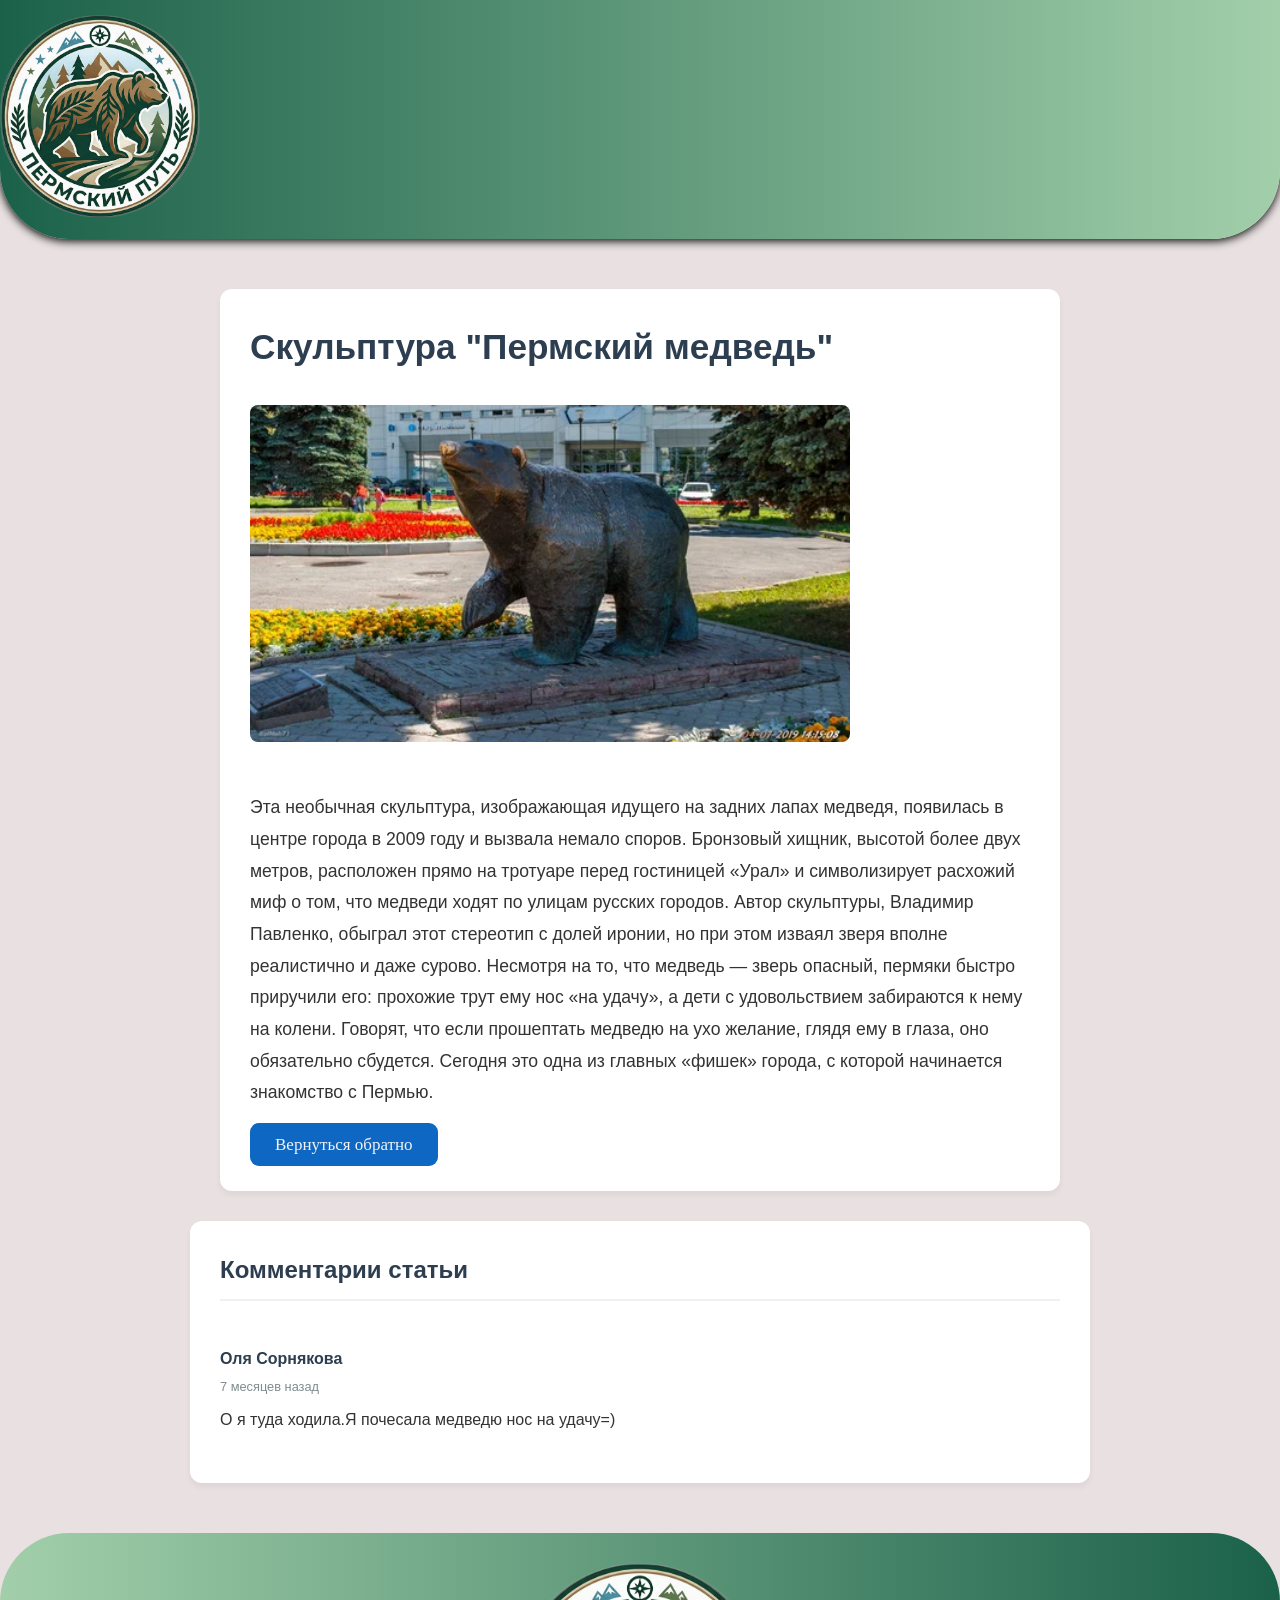
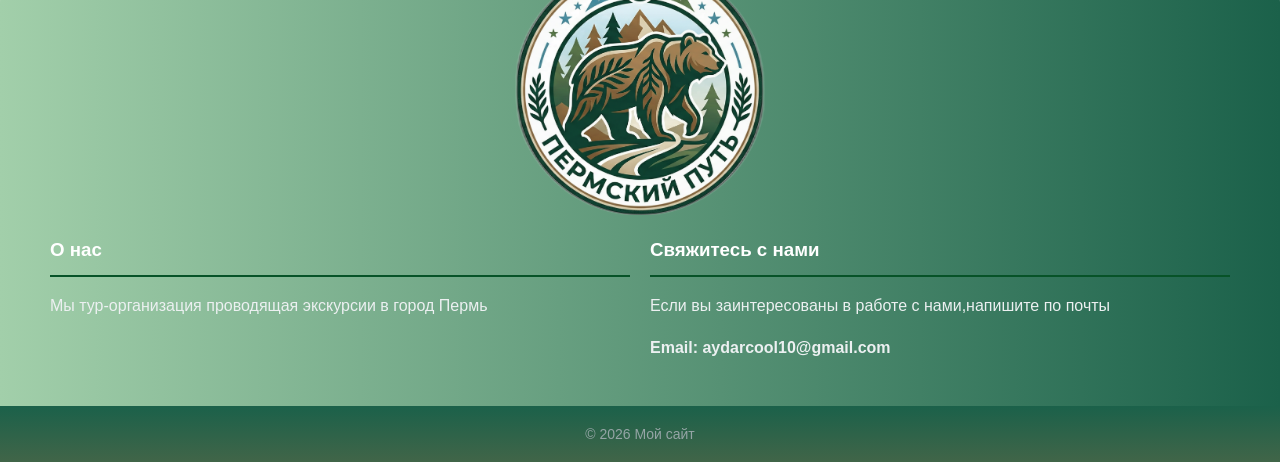
<file: PostBEAR.html>
<!DOCTYPE html>
<html lang="en">
<head>
    <meta charset="UTF-8">
    <meta name="viewport" content="width=device-width, initial-scale=1.0">
    <title>Document</title>
    <link rel="stylesheet" href="Styles/style.css">
</head>
<body>
    <header>
        <img src="Images/Logo.png" alt="Logo" width="200" draggable="false">
    </header>
    <main class="post-detail">
        <article class = "detailed-post">
            <h1>Скульптура "Пермский медведь"</h1>
            <img src="Images/BEAR.webp" alt="Bear image" class ="post-image">
            <div class="post-content">
                
                <p>Эта необычная скульптура, изображающая идущего на задних лапах медведя, появилась в центре города в 2009 году и вызвала немало споров. Бронзовый хищник, высотой более двух метров, расположен прямо на тротуаре перед гостиницей «Урал» и символизирует расхожий миф о том, что медведи ходят по улицам русских городов. Автор скульптуры, Владимир Павленко, обыграл этот стереотип с долей иронии, но при этом изваял зверя вполне реалистично и даже сурово. Несмотря на то, что медведь — зверь опасный, пермяки быстро приручили его: прохожие трут ему нос «на удачу», а дети с удовольствием забираются к нему на колени. Говорят, что если прошептать медведю на ухо желание, глядя ему в глаза, оно обязательно сбудется. Сегодня это одна из главных «фишек» города, с которой начинается знакомство с Пермью.</p>
                <a href="MENU_HIST.html"class="button-back" >Вернуться обратно</a>
            </div>
        </article>
        
        <section class = "comments">
            <h2>Комментарии статьи</h2>

            <div class = "comment">
                <div class="comment-author">
                    Оля Сорнякова
                </div>
                <div class = "comment-date">
                    7 месяцев назад
                </div>
                <div class="comment-text">
                   О я туда ходила.Я почесала медведю нос на удачу=)
                </div>
            </div>
            
            

            

        </section>
    </main>
    <footer>
        <div class = "footer-content">

            <img src="Images/Logo.png" alt="Logo" width="200" draggable="false" class ="footer-logo">

            <div class = "footer-columns">

                <div class = "footer-column">
                    <h3>О нас</h3>
                    <p>Мы тур-организация проводящая экскурсии в город Пермь</p>
                </div>

                <div class="footer-column">
                    <h3>Свяжитесь с нами</h3>
                    <p>Если вы заинтересованы в работе с нами,напишите по почты</p>
                    <p><strong>Email: <a href="mailto:aydarcool10@gmail.com">aydarcool10@gmail.com</a></strong></p>
                
                </div>

            </div>
        </div>
        
        <div class="footer-bottom">
            <small>&copy; 2026 Мой сайт</small>
        </div>
    </footer>
</body>
</html>
</file>
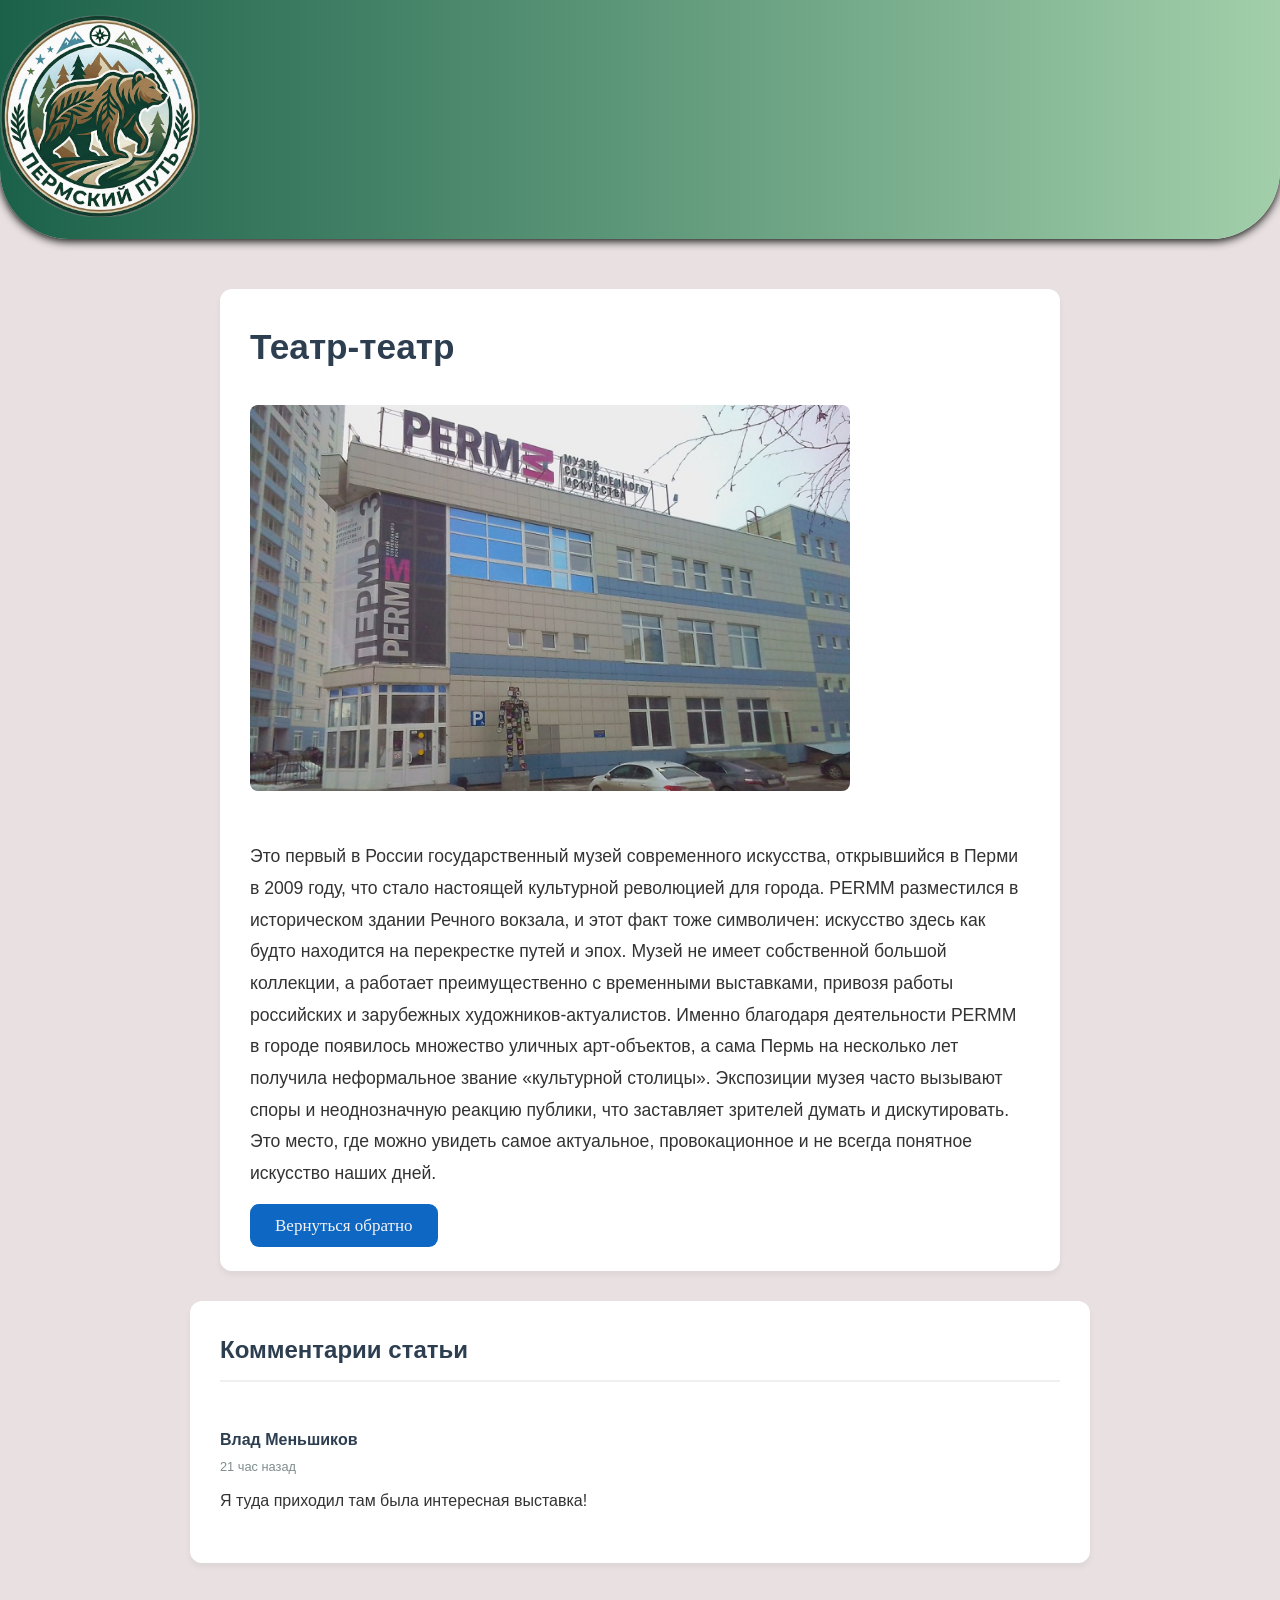
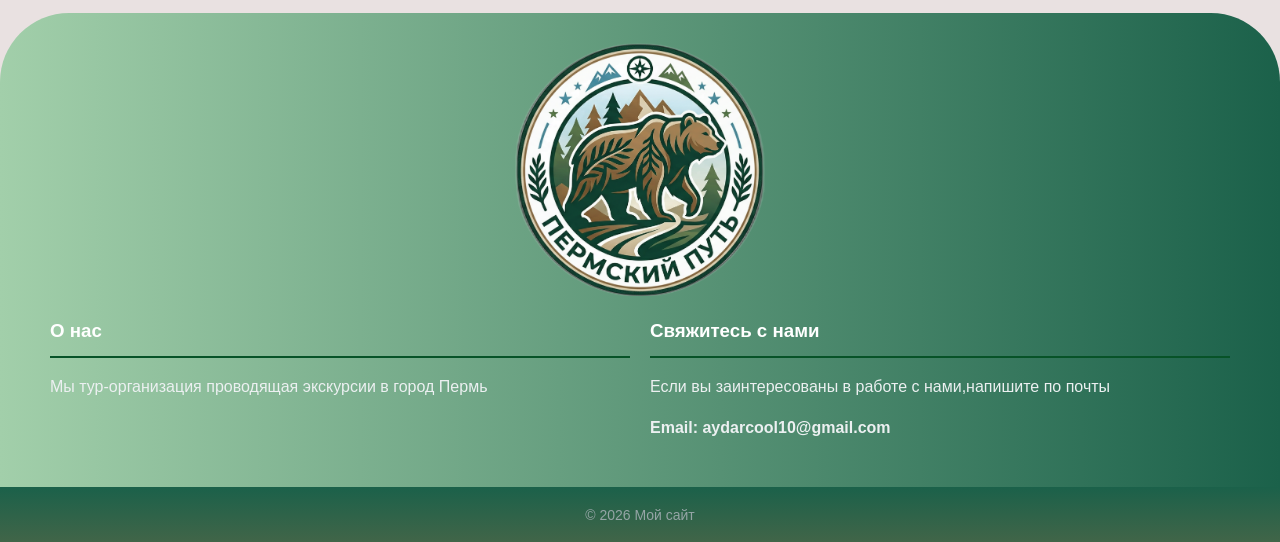
<file: PostPERMM.html>
<!DOCTYPE html>
<html lang="en">
<head>
    <meta charset="UTF-8">
    <meta name="viewport" content="width=device-width, initial-scale=1.0">
    <title>Document</title>
    <link rel="stylesheet" href="Styles/style.css">
</head>
<body>
    <header>
        <img src="Images/Logo.png" alt="Logo" width="200" draggable="false">
    </header>
    <main class="post-detail">
        <article class = "detailed-post">
            <h1>Театр-театр</h1>
            <img src="Images/PERMM.jpg" alt="TeTe image" class ="post-image">
            <div class="post-content">
                <p>Это первый в России государственный музей современного искусства, открывшийся в Перми в 2009 году, что стало настоящей культурной революцией для города. PERMM разместился в историческом здании Речного вокзала, и этот факт тоже символичен: искусство здесь как будто находится на перекрестке путей и эпох. Музей не имеет собственной большой коллекции, а работает преимущественно с временными выставками, привозя работы российских и зарубежных художников-актуалистов. Именно благодаря деятельности PERMM в городе появилось множество уличных арт-объектов, а сама Пермь на несколько лет получила неформальное звание «культурной столицы». Экспозиции музея часто вызывают споры и неоднозначную реакцию публики, что заставляет зрителей думать и дискутировать. Это место, где можно увидеть самое актуальное, провокационное и не всегда понятное искусство наших дней.</p>
                <a href="MENU_HIST.html"class="button-back" >Вернуться обратно</a>
            </div>
        </article>
        
        <section class = "comments">
            <h2>Комментарии статьи</h2>


            <div class = "comment">
                <div class="comment-author">
                   Влад Меньшиков
                </div>
                <div class = "comment-date">
                    21 час назад
                </div>
                <div class="comment-text">
                    Я туда приходил там была интересная выставка!
                </div>
            </div>


        </section>
    </main>
    <footer>
        <div class = "footer-content">

            <img src="Images/Logo.png" alt="Logo" width="200" draggable="false" class ="footer-logo">

            <div class = "footer-columns">

                <div class = "footer-column">
                    <h3>О нас</h3>
                    <p>Мы тур-организация проводящая экскурсии в город Пермь</p>
                </div>

                <div class="footer-column">
                    <h3>Свяжитесь с нами</h3>
                    <p>Если вы заинтересованы в работе с нами,напишите по почты</p>
                    <p><strong>Email: <a href="mailto:aydarcool10@gmail.com">aydarcool10@gmail.com</a></strong></p>
                
                </div>

            </div>
        </div>
        
        <div class="footer-bottom">
            <small>&copy; 2026 Мой сайт</small>
        </div>
    </footer>
</body>
</html>
</file>
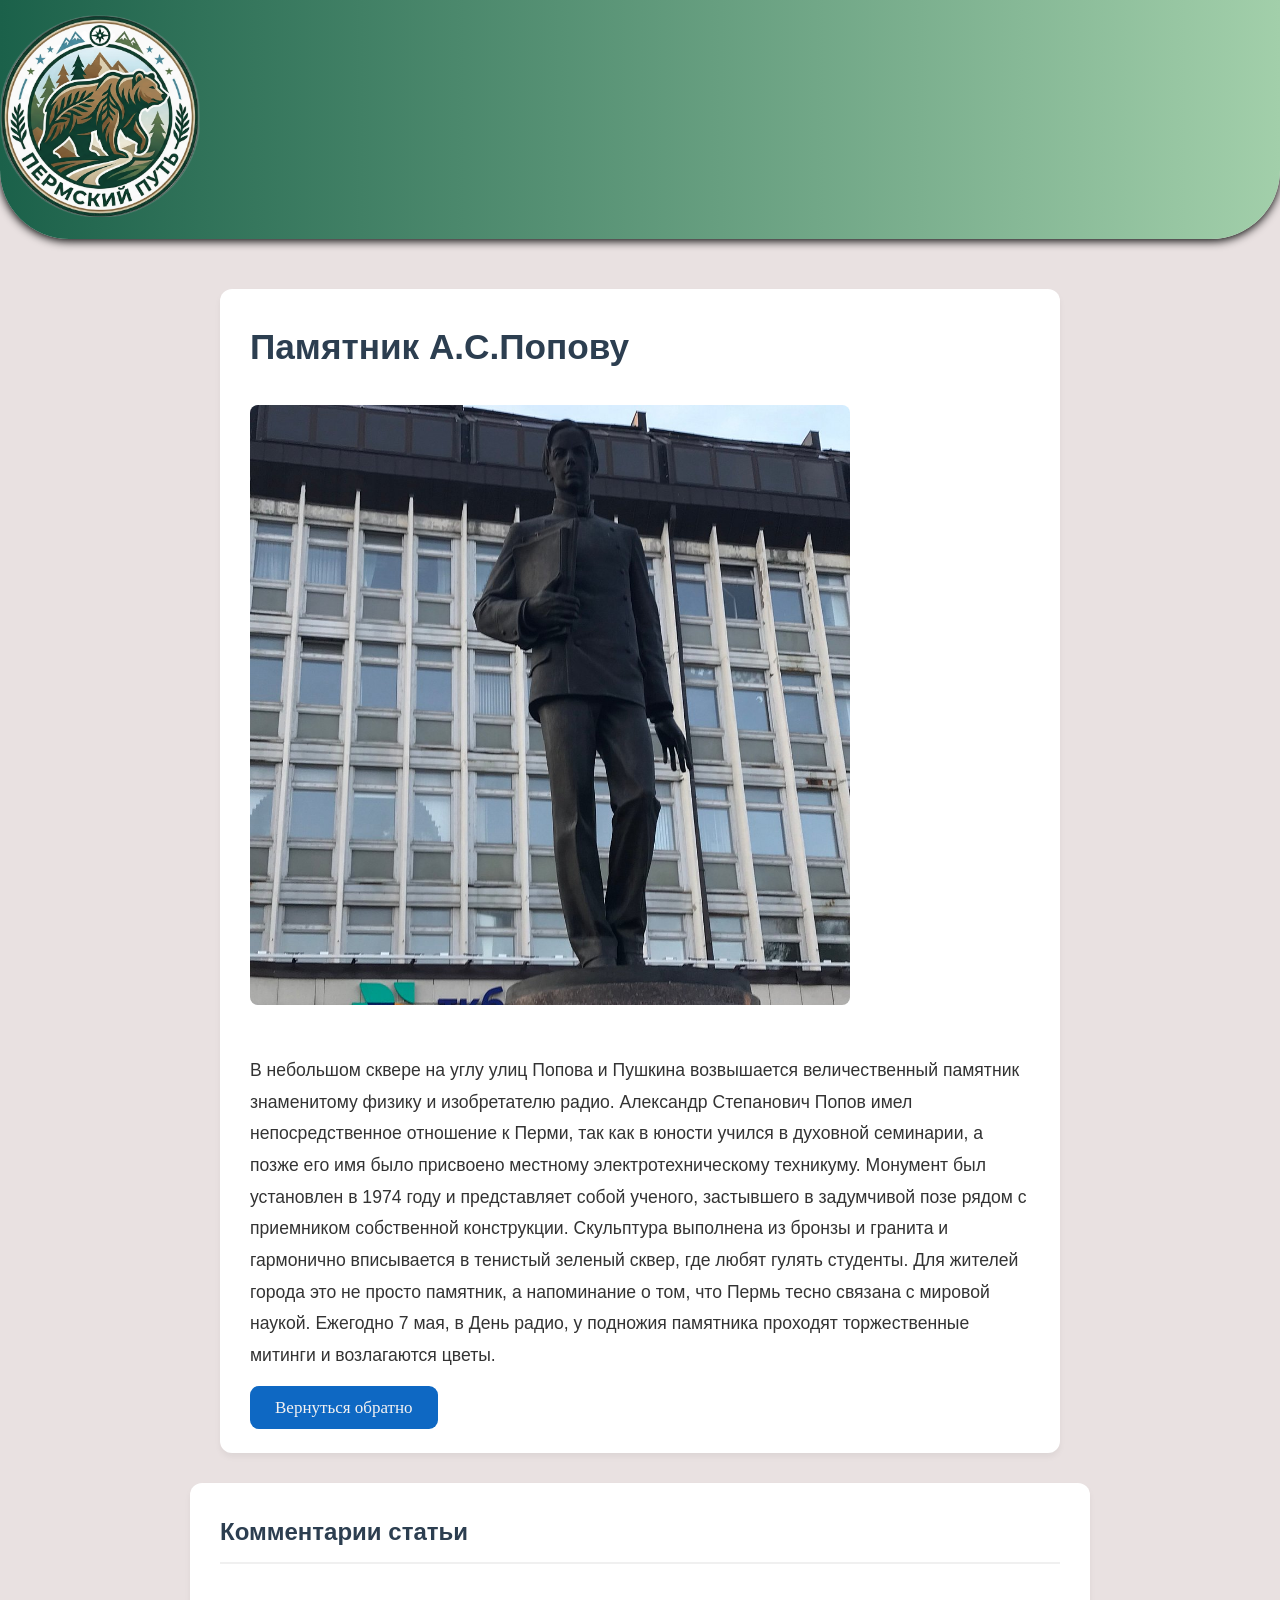
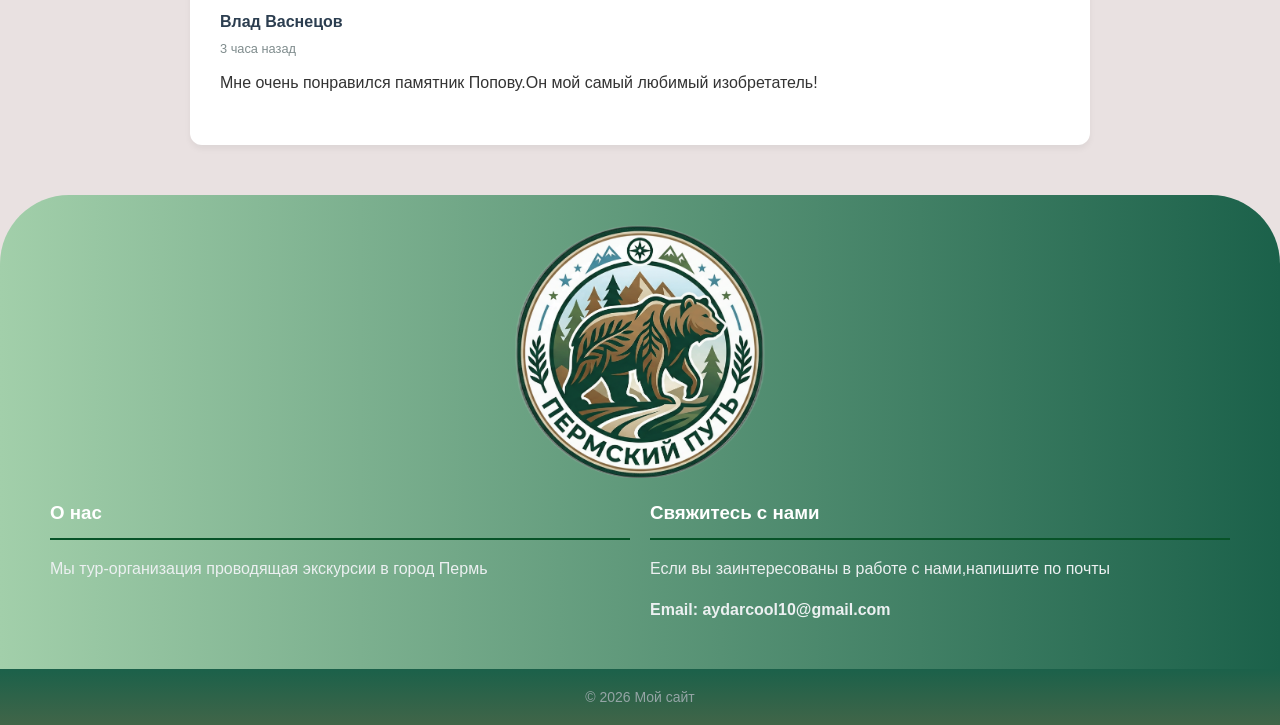
<file: PostPOPOV.html>
<!DOCTYPE html>
<html lang="en">
<head>
    <meta charset="UTF-8">
    <meta name="viewport" content="width=device-width, initial-scale=1.0">
    <title>Document</title>
    <link rel="stylesheet" href="Styles/style.css">
</head>
<body>
    <header>
        <img src="Images/Logo.png" alt="Logo" width="200" draggable="false">
    </header>
    <main class="post-detail">
        <article class = "detailed-post">
            <h1>Памятник А.С.Попову</h1>
            <img src="Images/POPOV.jpg" alt="POPOV image" class ="post-image">
            <div class="post-content">
                <p>В небольшом сквере на углу улиц Попова и Пушкина возвышается величественный памятник знаменитому физику и изобретателю радио. Александр Степанович Попов имел непосредственное отношение к Перми, так как в юности учился в духовной семинарии, а позже его имя было присвоено местному электротехническому техникуму. Монумент был установлен в 1974 году и представляет собой ученого, застывшего в задумчивой позе рядом с приемником собственной конструкции. Скульптура выполнена из бронзы и гранита и гармонично вписывается в тенистый зеленый сквер, где любят гулять студенты. Для жителей города это не просто памятник, а напоминание о том, что Пермь тесно связана с мировой наукой. Ежегодно 7 мая, в День радио, у подножия памятника проходят торжественные митинги и возлагаются цветы.</p>
                <a href="MENU_HIST.html"class="button-back" >Вернуться обратно</a>
            </div>
        </article>
        
        <section class = "comments">
            <h2>Комментарии статьи</h2>


            <div class = "comment">
                <div class="comment-author">
                   Влад Васнецов
                </div>
                <div class = "comment-date">
                    3 часа назад
                </div>
                <div class="comment-text">
                    Мне очень понравился памятник Попову.Он мой самый любимый изобретатель!
                </div>
            </div>


        </section>
    </main>
    <footer>
        <div class = "footer-content">

            <img src="Images/Logo.png" alt="Logo" width="200" draggable="false" class ="footer-logo">

            <div class = "footer-columns">

                <div class = "footer-column">
                    <h3>О нас</h3>
                    <p>Мы тур-организация проводящая экскурсии в город Пермь</p>
                </div>

                <div class="footer-column">
                    <h3>Свяжитесь с нами</h3>
                    <p>Если вы заинтересованы в работе с нами,напишите по почты</p>
                    <p><strong>Email: <a href="mailto:aydarcool10@gmail.com">aydarcool10@gmail.com</a></strong></p>
                
                </div>

            </div>
        </div>
        
        <div class="footer-bottom">
            <small>&copy; 2026 Мой сайт</small>
        </div>
    </footer>
</body>
</html>
</file>
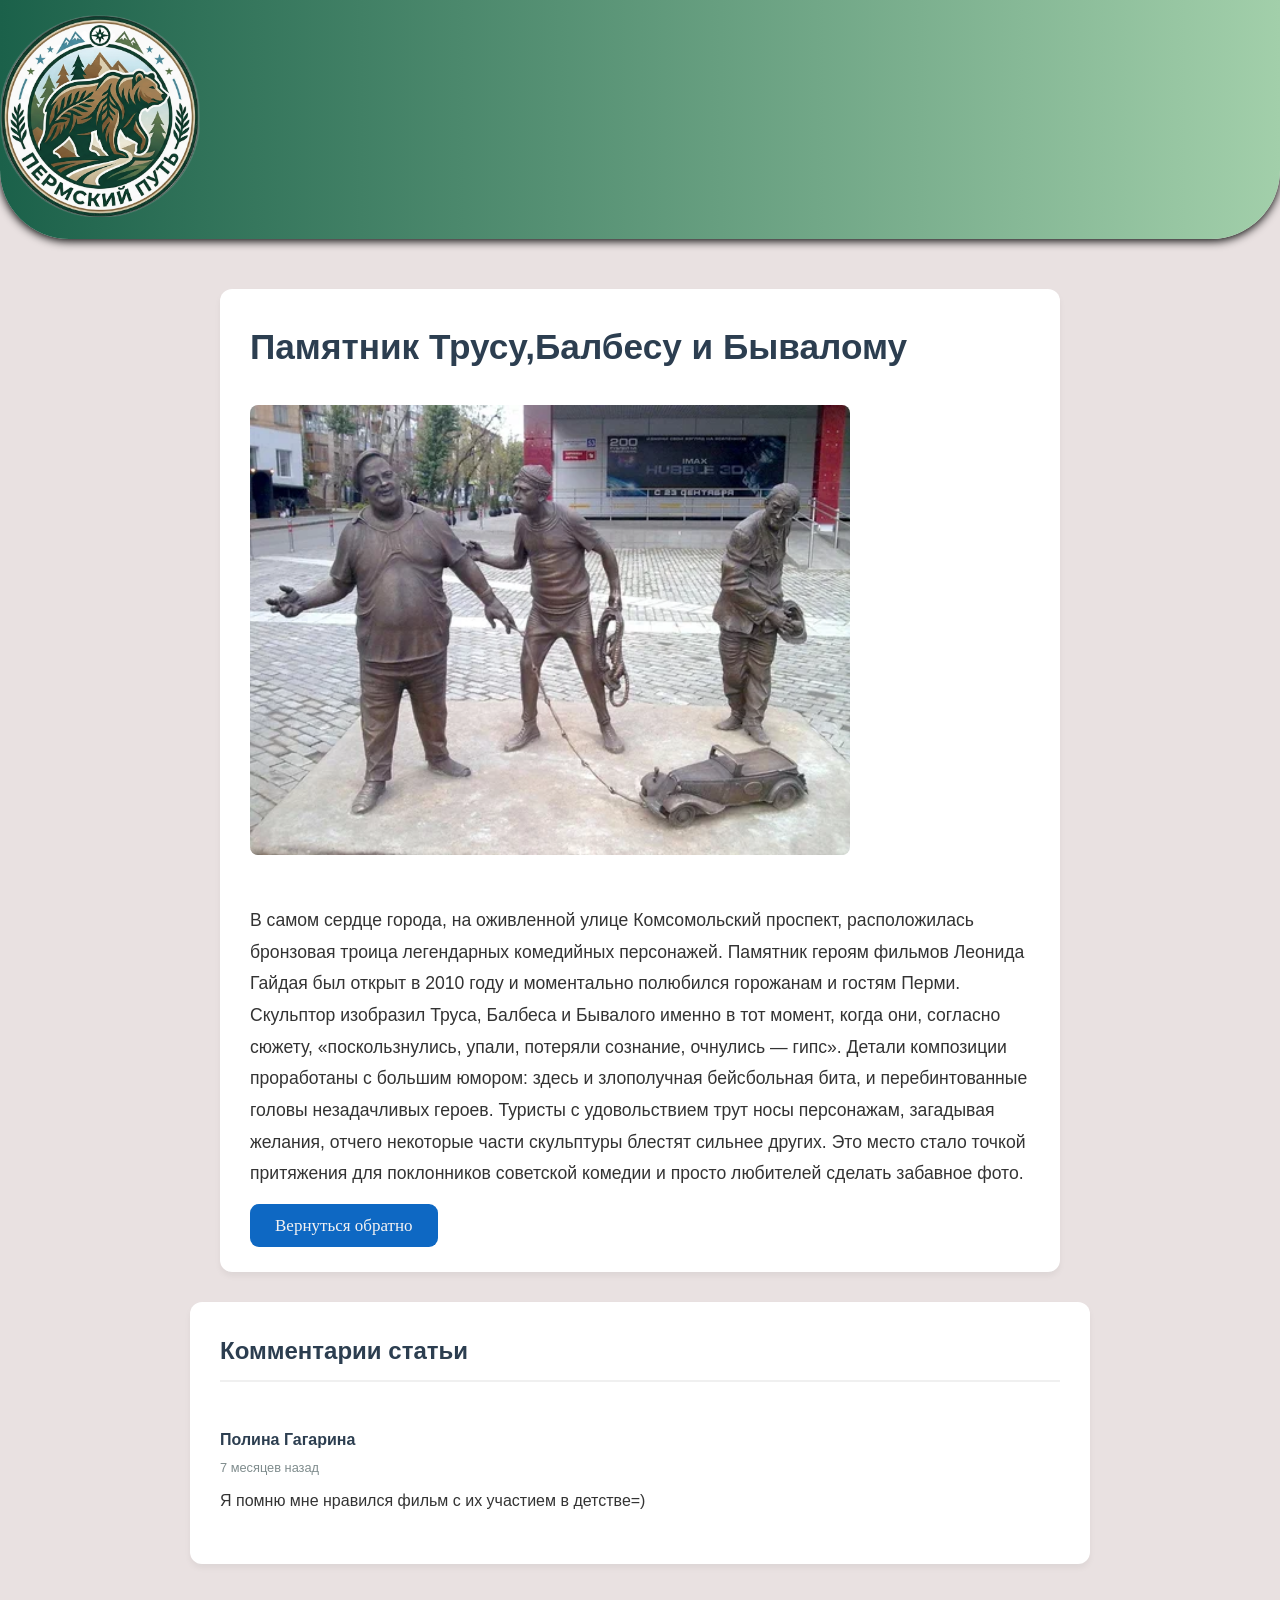
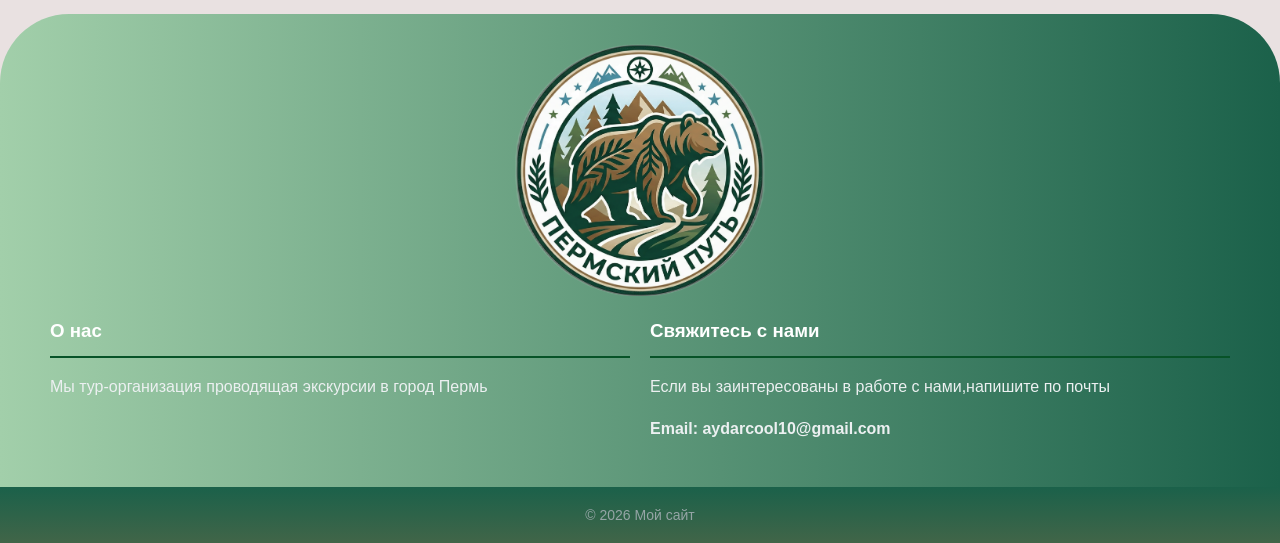
<file: PostTBB.html>
<!DOCTYPE html>
<html lang="en">
<head>
    <meta charset="UTF-8">
    <meta name="viewport" content="width=device-width, initial-scale=1.0">
    <title>Document</title>
    <link rel="stylesheet" href="Styles/style.css">
</head>
<body>
    <header>
        <img src="Images/Logo.png" alt="Logo" width="200" draggable="false">
    </header>
    <main class="post-detail">
        <article class = "detailed-post">
            <h1>Памятник Трусу,Балбесу и Бывалому</h1>
            <img src="Images/TBB.webp" alt="TBB image" class ="post-image">
            <div class="post-content">
                <p>В самом сердце города, на оживленной улице Комсомольский проспект, расположилась бронзовая троица легендарных комедийных персонажей. Памятник героям фильмов Леонида Гайдая был открыт в 2010 году и моментально полюбился горожанам и гостям Перми. Скульптор изобразил Труса, Балбеса и Бывалого именно в тот момент, когда они, согласно сюжету, «поскользнулись, упали, потеряли сознание, очнулись — гипс». Детали композиции проработаны с большим юмором: здесь и злополучная бейсбольная бита, и перебинтованные головы незадачливых героев. Туристы с удовольствием трут носы персонажам, загадывая желания, отчего некоторые части скульптуры блестят сильнее других. Это место стало точкой притяжения для поклонников советской комедии и просто любителей сделать забавное фото.</p>
                <a href="MENU_HIST.html"class="button-back" >Вернуться обратно</a>
            </div>
        </article>
        
        <section class = "comments">
            <h2>Комментарии статьи</h2>

            <div class = "comment">
                <div class="comment-author">
                    Полина Гагарина
                </div>
                <div class = "comment-date">
                    7 месяцев назад
                </div>
                <div class="comment-text">
                    Я помню мне нравился фильм с их участием в детстве=)
                </div>
            </div>
            
            

            

        </section>
    </main>
    <footer>
        <div class = "footer-content">

            <img src="Images/Logo.png" alt="Logo" width="200" draggable="false" class ="footer-logo">

            <div class = "footer-columns">

                <div class = "footer-column">
                    <h3>О нас</h3>
                    <p>Мы тур-организация проводящая экскурсии в город Пермь</p>
                </div>

                <div class="footer-column">
                    <h3>Свяжитесь с нами</h3>
                    <p>Если вы заинтересованы в работе с нами,напишите по почты</p>
                    <p><strong>Email: <a href="mailto:aydarcool10@gmail.com">aydarcool10@gmail.com</a></strong></p>
                
                </div>

            </div>
        </div>
        
        <div class="footer-bottom">
            <small>&copy; 2026 Мой сайт</small>
        </div>
    </footer>
</body>
</html>
</file>
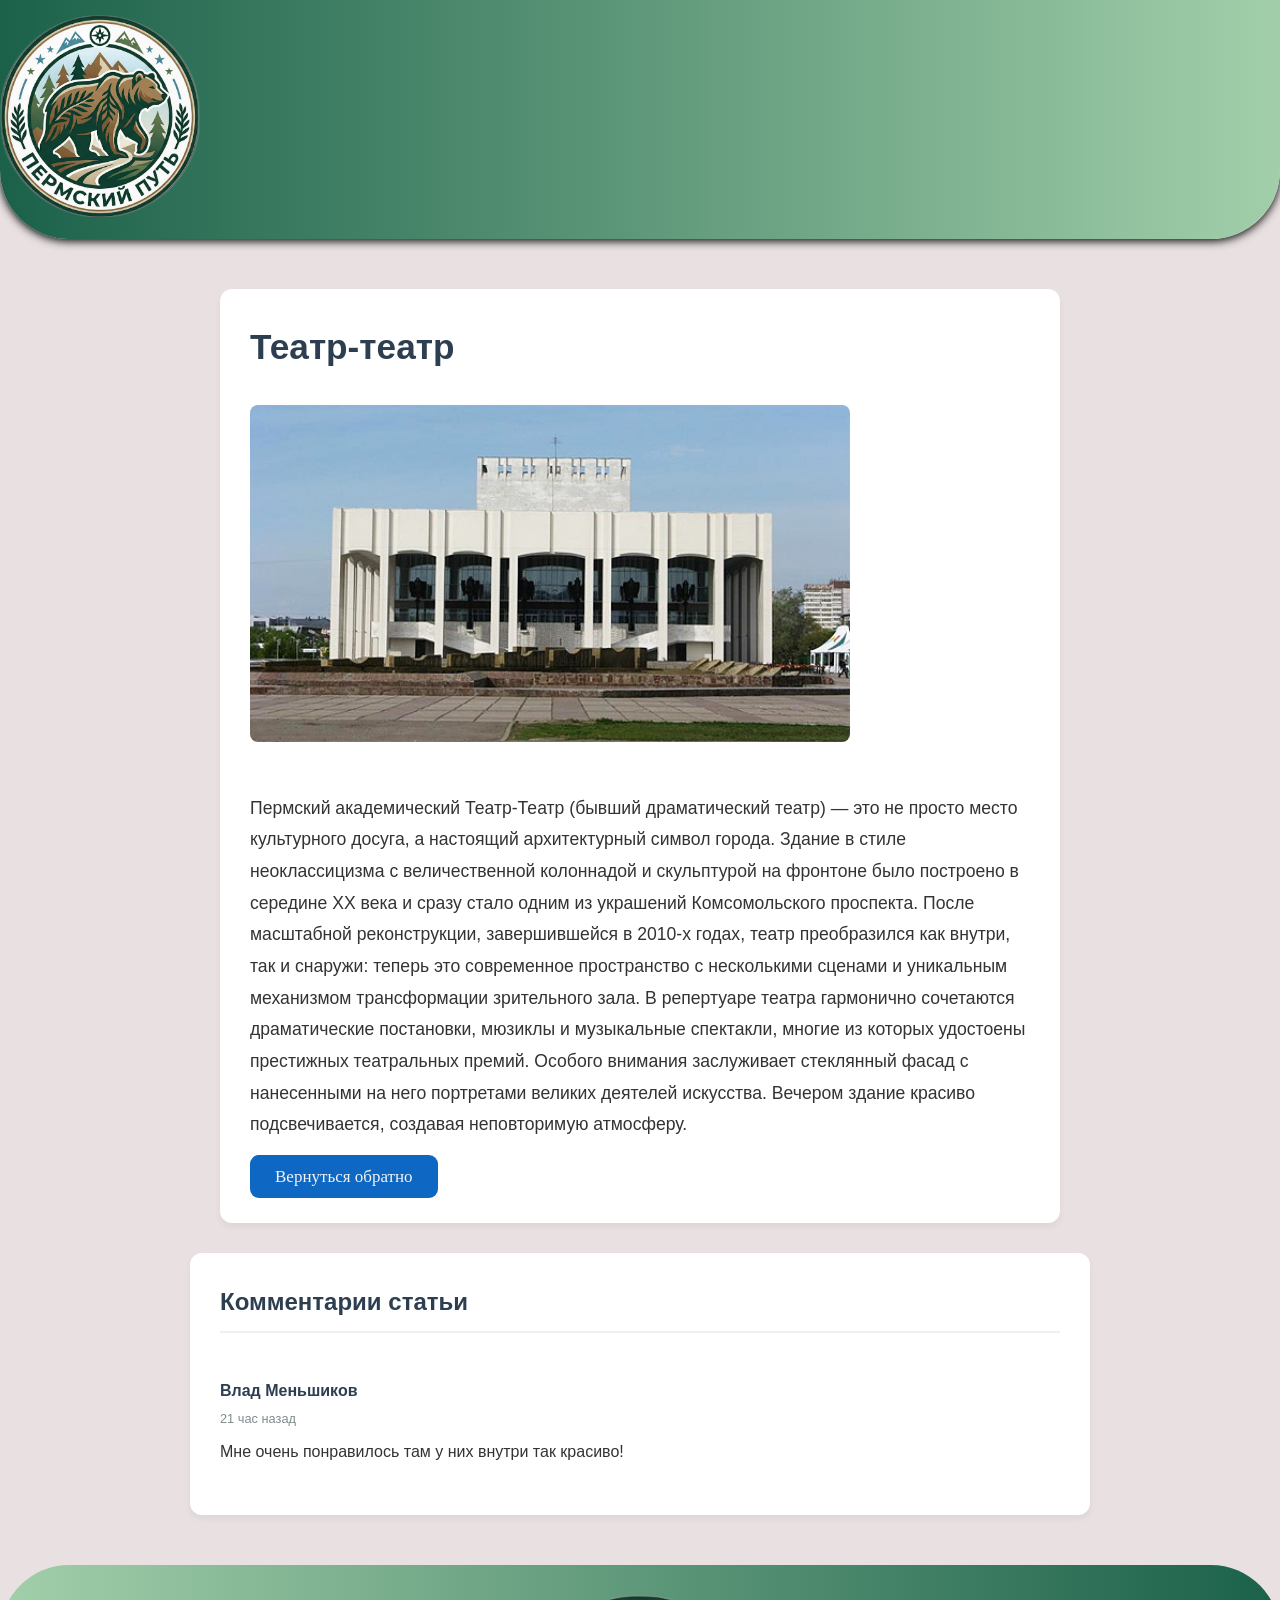
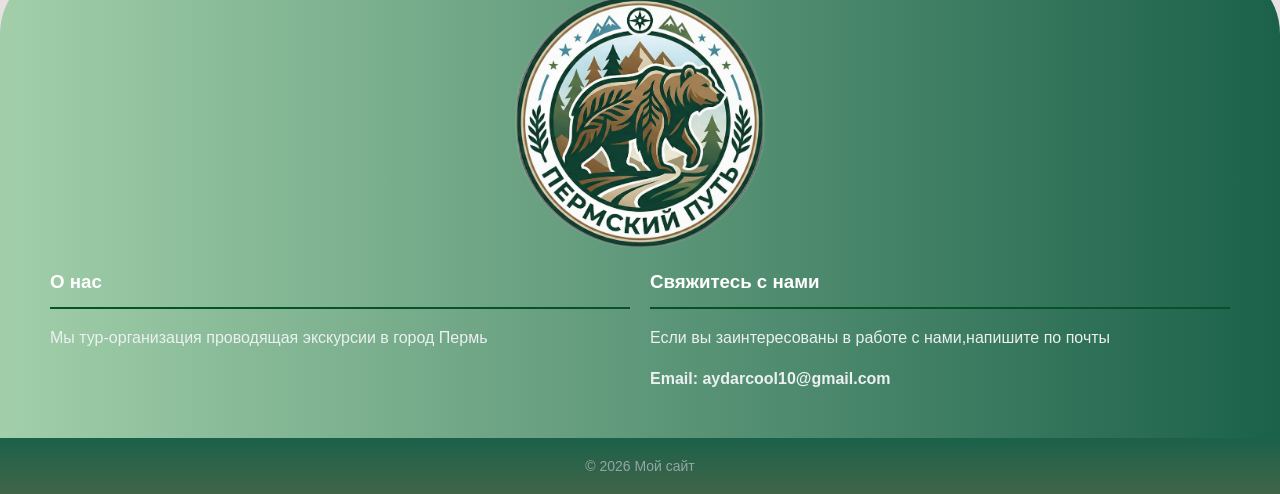
<file: PostTeTe.html>
<!DOCTYPE html>
<html lang="en">
<head>
    <meta charset="UTF-8">
    <meta name="viewport" content="width=device-width, initial-scale=1.0">
    <title>Document</title>
    <link rel="stylesheet" href="Styles/style.css">
</head>
<body>
    <header>
        <img src="Images/Logo.png" alt="Logo" width="200" draggable="false">
    </header>
    <main class="post-detail">
        <article class = "detailed-post">
            <h1>Театр-театр</h1>
            <img src="Images/TeTe.jpg" alt="TeTe image" class ="post-image">
            <div class="post-content">
                <p>Пермский академический Театр-Театр (бывший драматический театр) — это не просто место культурного досуга, а настоящий архитектурный символ города. Здание в стиле неоклассицизма с величественной колоннадой и скульптурой на фронтоне было построено в середине XX века и сразу стало одним из украшений Комсомольского проспекта. После масштабной реконструкции, завершившейся в 2010-х годах, театр преобразился как внутри, так и снаружи: теперь это современное пространство с несколькими сценами и уникальным механизмом трансформации зрительного зала. В репертуаре театра гармонично сочетаются драматические постановки, мюзиклы и музыкальные спектакли, многие из которых удостоены престижных театральных премий. Особого внимания заслуживает стеклянный фасад с нанесенными на него портретами великих деятелей искусства. Вечером здание красиво подсвечивается, создавая неповторимую атмосферу.</p>
                <a href="MENU_HIST.html"class="button-back" >Вернуться обратно</a>
            </div>
        </article>
        
        <section class = "comments">
            <h2>Комментарии статьи</h2>


            <div class = "comment">
                <div class="comment-author">
                   Влад Меньшиков
                </div>
                <div class = "comment-date">
                    21 час назад
                </div>
                <div class="comment-text">
                    Мне очень понравилось там у них внутри так красиво!
                </div>
            </div>


        </section>
    </main>
    <footer>
        <div class = "footer-content">

            <img src="Images/Logo.png" alt="Logo" width="200" draggable="false" class ="footer-logo">

            <div class = "footer-columns">

                <div class = "footer-column">
                    <h3>О нас</h3>
                    <p>Мы тур-организация проводящая экскурсии в город Пермь</p>
                </div>

                <div class="footer-column">
                    <h3>Свяжитесь с нами</h3>
                    <p>Если вы заинтересованы в работе с нами,напишите по почты</p>
                    <p><strong>Email: <a href="mailto:aydarcool10@gmail.com">aydarcool10@gmail.com</a></strong></p>
                
                </div>

            </div>
        </div>
        
        <div class="footer-bottom">
            <small>&copy; 2026 Мой сайт</small>
        </div>
    </footer>
</body>
</html>
</file>
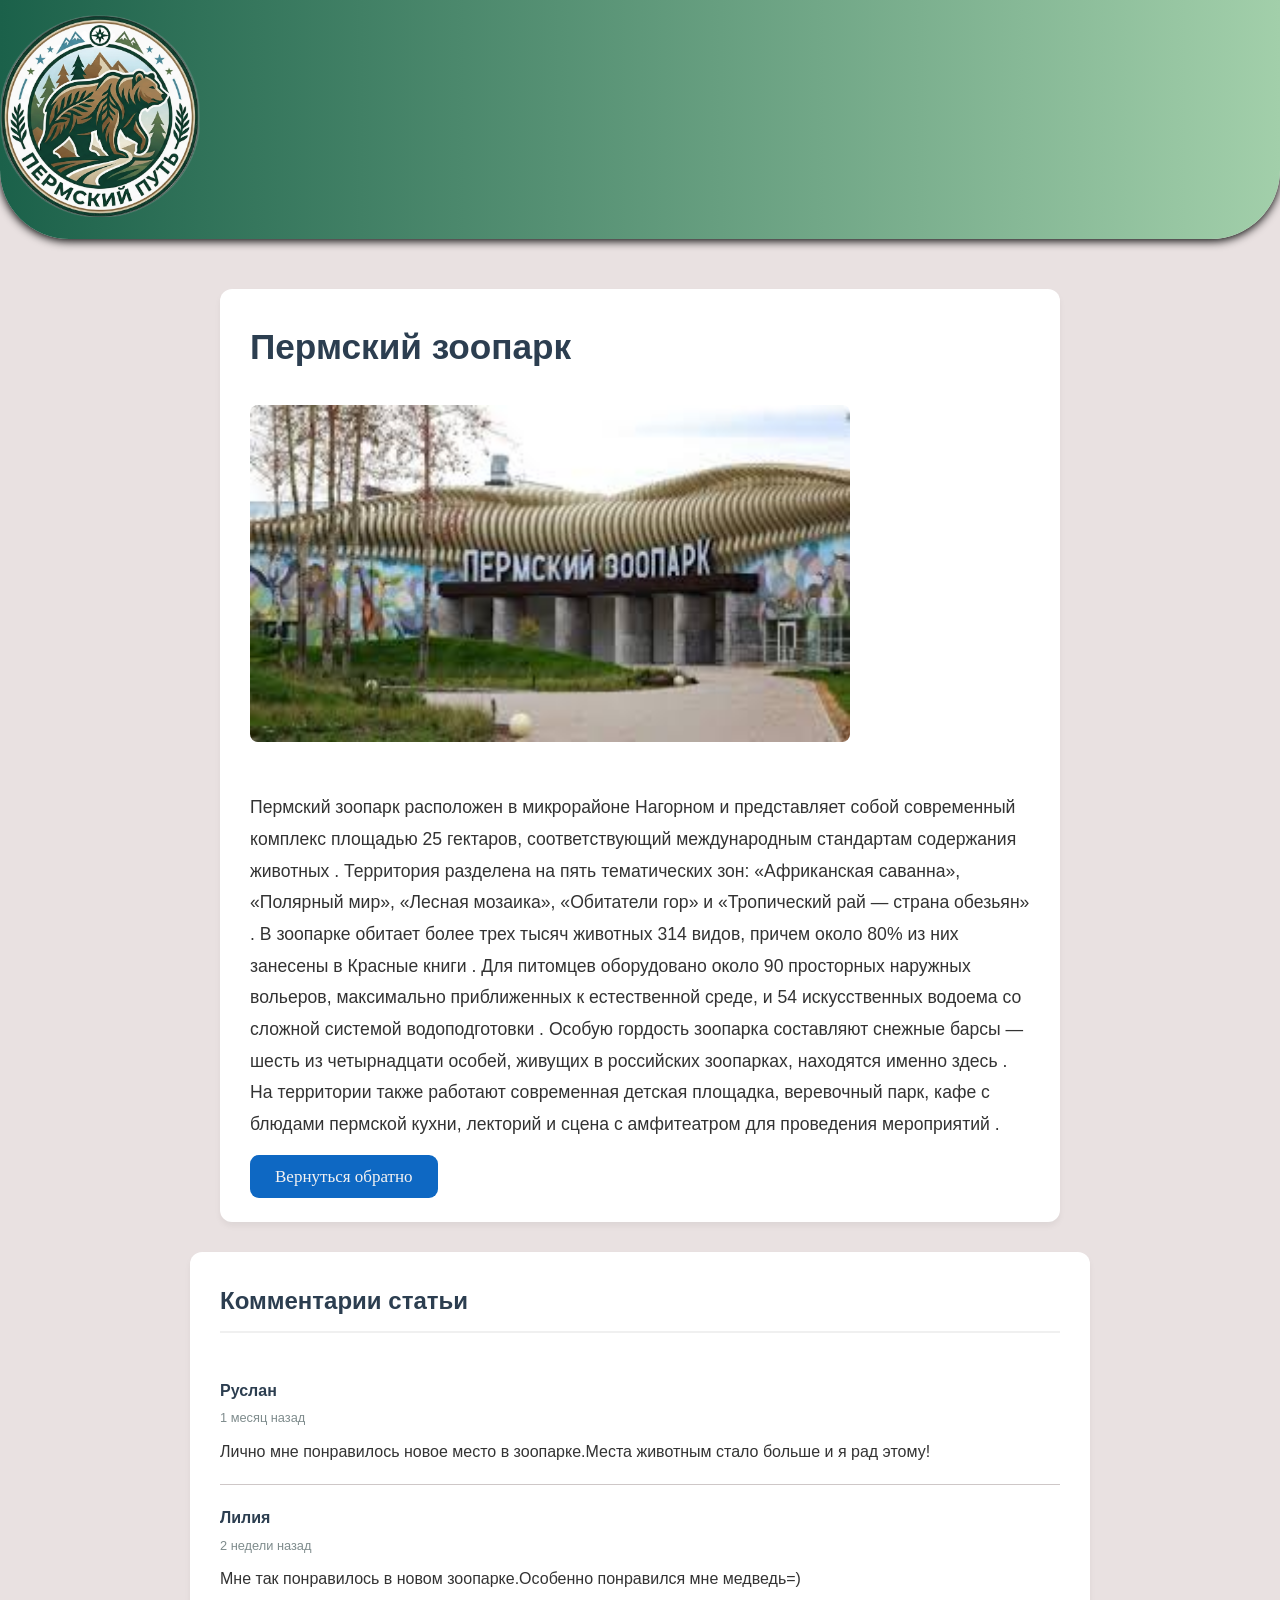
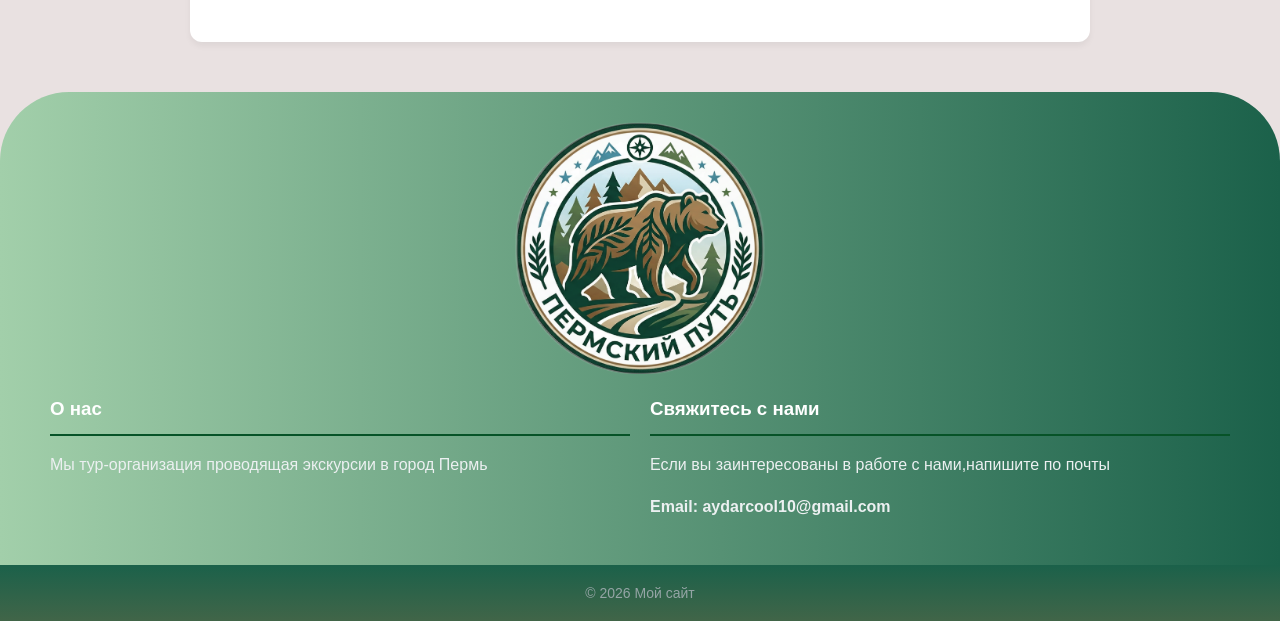
<file: Zoo.html>
<!DOCTYPE html>
<html lang="en">
<head>
    <meta charset="UTF-8">
    <meta name="viewport" content="width=device-width, initial-scale=1.0">
    <title>Document</title>
    <link rel="stylesheet" href="Styles/style.css">
</head>
<body>
    <header>
        <img src="Images/Logo.png" alt="Logo" width="200" draggable="false">
    </header>
    <main class="post-detail">
        <article class = "detailed-post">
            <h1>Пермский зоопарк</h1>
            <img src="Images/Zoo.jpg" alt="TeTe image" class ="post-image">
            <div class="post-content">
                <p>Пермский зоопарк расположен в микрорайоне Нагорном и представляет собой современный комплекс площадью 25 гектаров, соответствующий международным стандартам содержания животных . Территория разделена на пять тематических зон: «Африканская саванна», «Полярный мир», «Лесная мозаика», «Обитатели гор» и «Тропический рай — страна обезьян» . В зоопарке обитает более трех тысяч животных 314 видов, причем около 80% из них занесены в Красные книги . Для питомцев оборудовано около 90 просторных наружных вольеров, максимально приближенных к естественной среде, и 54 искусственных водоема со сложной системой водоподготовки . Особую гордость зоопарка составляют снежные барсы — шесть из четырнадцати особей, живущих в российских зоопарках, находятся именно здесь . На территории также работают современная детская площадка, веревочный парк, кафе с блюдами пермской кухни, лекторий и сцена с амфитеатром для проведения мероприятий .</p>
                <a href="MENU_FUN.html"class="button-back" >Вернуться обратно</a>
            </div>
        </article>
        
        <section class = "comments">
            <h2>Комментарии статьи</h2>


            <div class = "comment">
                <div class="comment-author">
                   Руслан
                </div>
                <div class = "comment-date">
                    1 месяц назад
                </div>
                <div class="comment-text">
                   Лично мне понравилось новое место в зоопарке.Места животным стало больше и я рад этому!
                </div>
            </div>
            <div class = "comment">
                <div class="comment-author">
                   Лилия
                </div>
                <div class = "comment-date">
                   2 недели назад
                </div>
                <div class="comment-text">
                   Мне так понравилось в новом зоопарке.Особенно понравился мне медведь=)
                </div>
            </div>


        </section>
    </main>
    <footer>
        <div class = "footer-content">

            <img src="Images/Logo.png" alt="Logo" width="200" draggable="false" class ="footer-logo">

            <div class = "footer-columns">

                <div class = "footer-column">
                    <h3>О нас</h3>
                    <p>Мы тур-организация проводящая экскурсии в город Пермь</p>
                </div>

                <div class="footer-column">
                    <h3>Свяжитесь с нами</h3>
                    <p>Если вы заинтересованы в работе с нами,напишите по почты</p>
                    <p><strong>Email: <a href="mailto:aydarcool10@gmail.com">aydarcool10@gmail.com</a></strong></p>
                
                </div>

            </div>
        </div>
        
        <div class="footer-bottom">
            <small>&copy; 2026 Мой сайт</small>
        </div>
    </footer>
</body>
</html>
</file>
<file: Styles/style.css>
body{
    font-family: Verdana, Geneva, Tahoma, sans-serif;
    line-height:1.6 ;
    color: #333;
    background-color: #e9e1e1;
    margin:0;
    padding: 0;
}

header{
    background: linear-gradient(90deg,#1b614a,#a2cfaa);
    color: white;
    padding: 15px 0;
    box-shadow: 0 2px 10px #000001;
    border-radius: 0px 0px 69px 69px;
}

.header-container{
    max-width: 1200px;
    margin:0 auto;
    display: flex;
    align-items: center;
    justify-content: space-between;
    padding: 0 20px;
}
.logo-link{
    display:inline-block;

}
.main-nav .nav-list{
    list-style: none;
    margin: 0;
    padding: 0;
    display: flex;
    gap:20px;
}
.nav-link{
    color:white;
    text-decoration: none;
    font-weight: 500;
    font-size:1.2em;
    padding:8px 12px;
    border-radius:4px;
    transition:background-color 0.3s ease, color 0.3s ease;
}
.nav-link:hover, .nav-link.active{
    background-color: rgba(255,255,255,0.2);
    color:#ecf0f1;
}
.dropdown{
    position: relative;
}
.main-nav .dropdown-menu{
    position: absolute;
    top: 100%;
    left:0;
    background: white;
    border-radius: 6px;
    box-shadow: 0 4px 5px rgba(0,0,0,0.1);
    padding: 5px 0;
    margin: 0;
    list-style:none;
    min-width: 200px;
    opacity: 0;
    visibility: hidden;
    transition: all 0.3s ease;
    z-index:1000;
    display: block;

}
.main-nav .dropdown:hover .dropdown-menu{
    opacity: 1;
    visibility: visible;
    transform: translateY(0px);
}
footer{
    background: linear-gradient(90deg,#a2cfaa,#1b614a);
    color: #ecf0f1;
    padding: 30px 0 0;
    margin-top: 30px;
    border-radius: 69px 69px 0 0;
}

.footer-content{
    max-width: 1200px;
    margin: 0 auto;
    padding: 0 20px;
}
.footer-logo{
    display: block;
    margin: 0 auto 20px;
    width: 250px
}
main{
    padding: 20px;
    max-width: 1200px;
    margin: 0 auto;
}
.post{
    background-color: white;
    padding: 25px;
    border-radius: 12px;
    margin-bottom: 25px;
    display: flex;
    box-shadow: 0 4px 6px rgb(0,0,0,0.05);
    transition:0.3s ease;
}

.post:hover{
    transform:translateY(-5px);
    box-shadow: 0 6px 12px rgb(0,0,0,0.1);
}

.post img{
    margin-right:25px;
    border-radius:8px;
    object-fit:cover;
    width:200px;
    height:150px;
}

.post-content{
    flex:1;
}

.post h2{
    color:#2c3e50;
    margin-top: 0;
    margin-bottom:10px;
}
.footer-columns{
    display: flex;
    margin:20px 0;

}
.footer-column{
    flex: 1;
    padding:0 10px;
}
.footer-column h3{
    color:#ffffff;
    border-bottom: 2px solid #075328;
    padding-bottom: 10px;
    margin: 0 0 15px;
}

.footer-column a{
    color: #ecf0f1;
    text-decoration: none;
    transition: 0.22s;
}
.footer-column a:hover{
    color: #3498db
}

.footer-bottom{
    background: linear-gradient(360deg,#416548,#1b614a);
    text-align: center;
    padding:15px 0;
    margin-top: 30px;
}
.footer-bottom small{
    font-size:14px;
    color:#95a5a6;
}

@media (max-width: 768px){
    .post{
        flex-direction: column;
    }
    .post img{
        margin: 0 0 15px;
        width:100%;
        height:auto
    }
    .footer-columns{
        flex-direction: column;
    }
    .footer-column{
        padding:0;
    }
    .footer-logo{
        width: 200px;
    }
}

.post a{
    text-decoration: none;
    font-size: 17px;
    color: rgb(244, 242, 242);
    padding: 12px 25px;
    background-color: #0a94169e;
    border-radius: 9px;
    transition: background 0.2s, color 0.2s;
    font-family: Verdana;
    

}

.post a:hover{
    color:#044418;
}

.post-detail{
    max-width: 900px;
    margin:0 auto;
    padding:20px;
}

.detailed-post{
    background: white;
    border-radius:12px;
    padding: 30px;
    margin:30px;
    box-shadow: 0 4px 6px rgba(0,0,0,0.05);
}
.detailed-post h1{
    color:#2c3e50;
    margin-top:0;
    font-size:2.2em;
}
.post-image{
    width:100%;
    max-width:600px;
    object-fit: cover;
    border-radius: 8px;
    margin-bottom: 25px;
}
.post-content{
    line-height: 1.8;
    color: #333;
    font-size:1.1em;

}
.post-content p{
    margin-bottom: 20px;
}

.comments{
    background: white;
    border-radius: 12px;
    padding: 30px;
    box-shadow: 0 4px 6px rgba(0,0,0,0.05)
}
.comments h2{
    color:#2c3e50;
    margin-top: 0;
    margin-bottom: 25px;
    padding-bottom: 10px;
    border-bottom: 2px solid #f0f0f0;

}
.comment{
    padding: 20px 0;
    border-bottom:1px solid #cec7c7;
}
.comment:last-child{
    border-bottom: none;
}

.comment-author{
    font-weight: bold;
    color: #2c3e50;
    margin-bottom: 5px;
}
.comment-date{
    font-size: 0.8em;
    color:#7f8c8d;
    margin-bottom: 10px;
}
.comment-text{
    color: #333;
    line-height: 1.6;
}
.button-back{
    text-decoration: none;
    font-size: 17px;
    color: rgb(244, 242, 242);
    padding: 12px 25px;
    background-color: #0e68c3;
    border-radius: 9px;
    transition: background 0.2s, color 0.2s;
    font-family: Verdana;
}
.button-back:hover{
    background-color: #0b4a88;
}
@keyframes slideDown{
    from{
        opacity: 0;
        transform: translateY(-30px);
    }
    to{
        opacity: 1;
        transform: translateY(0px);
    }
}
</file>
